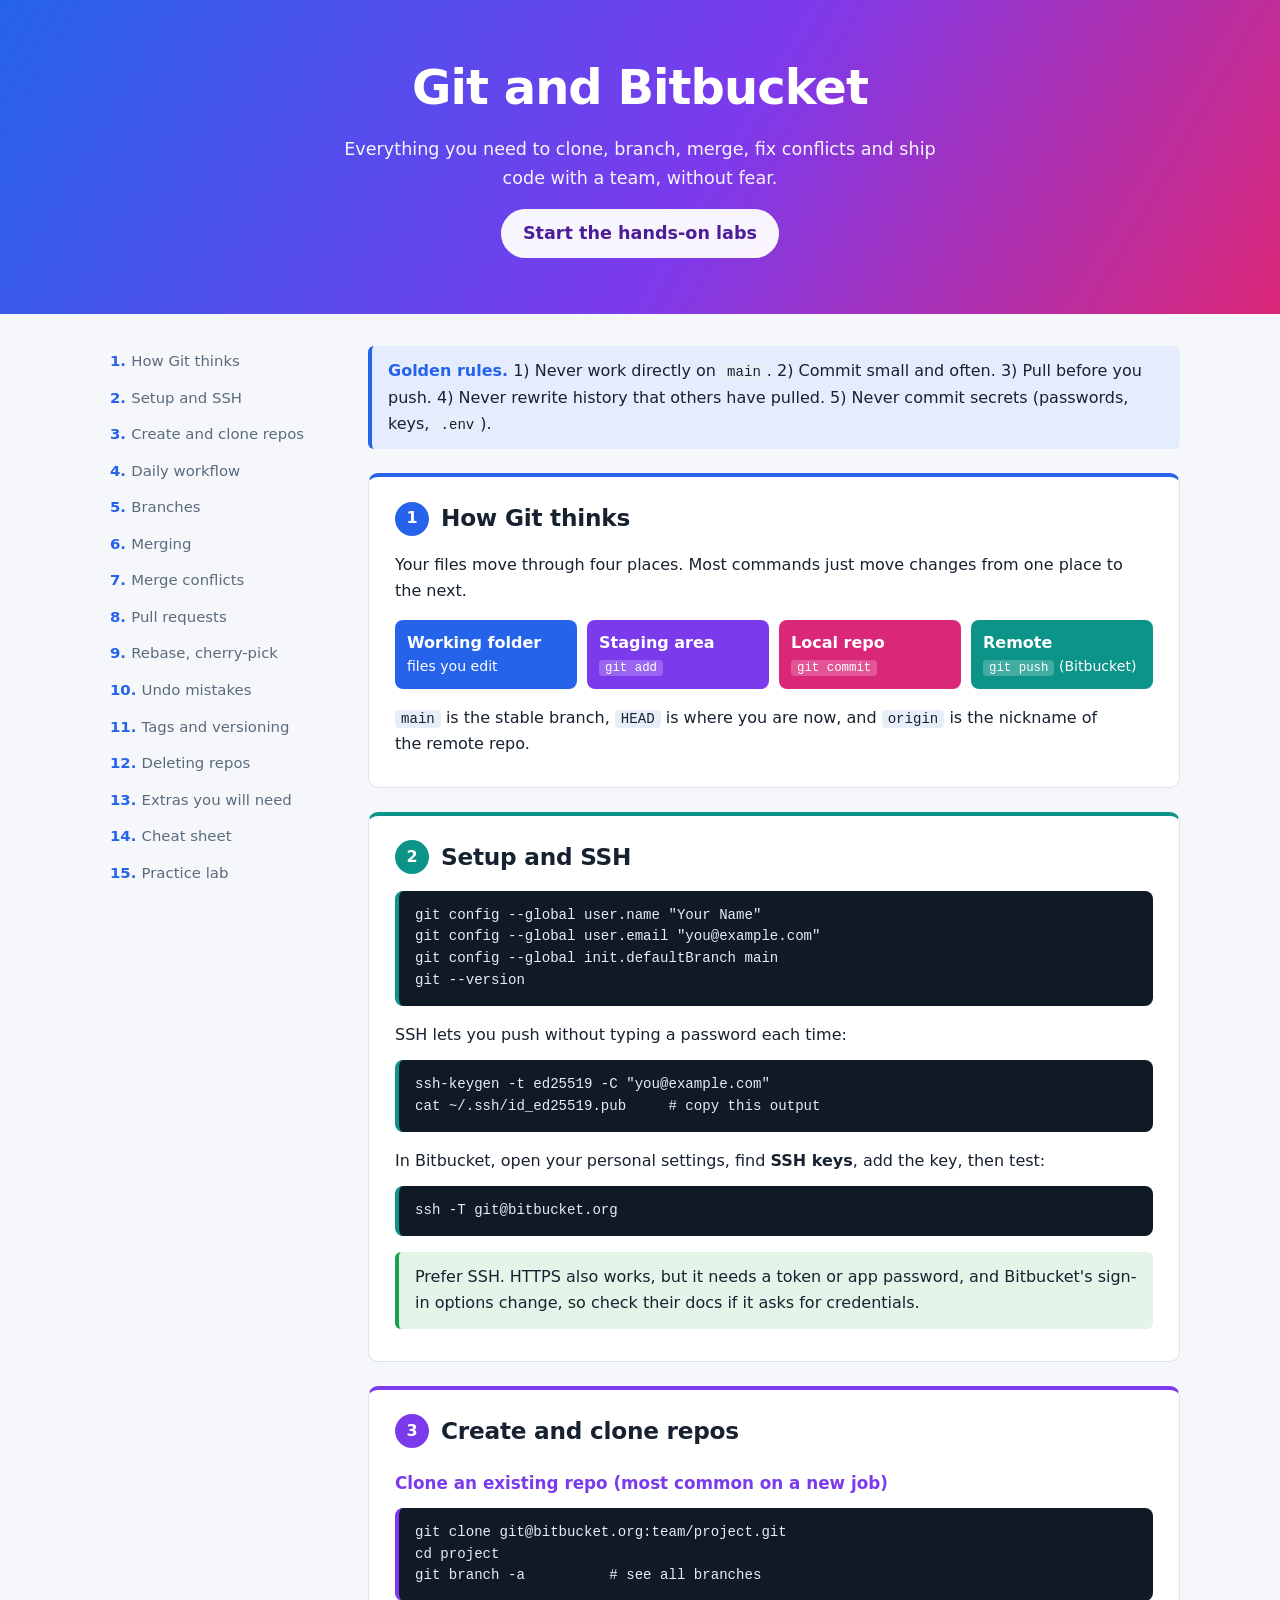
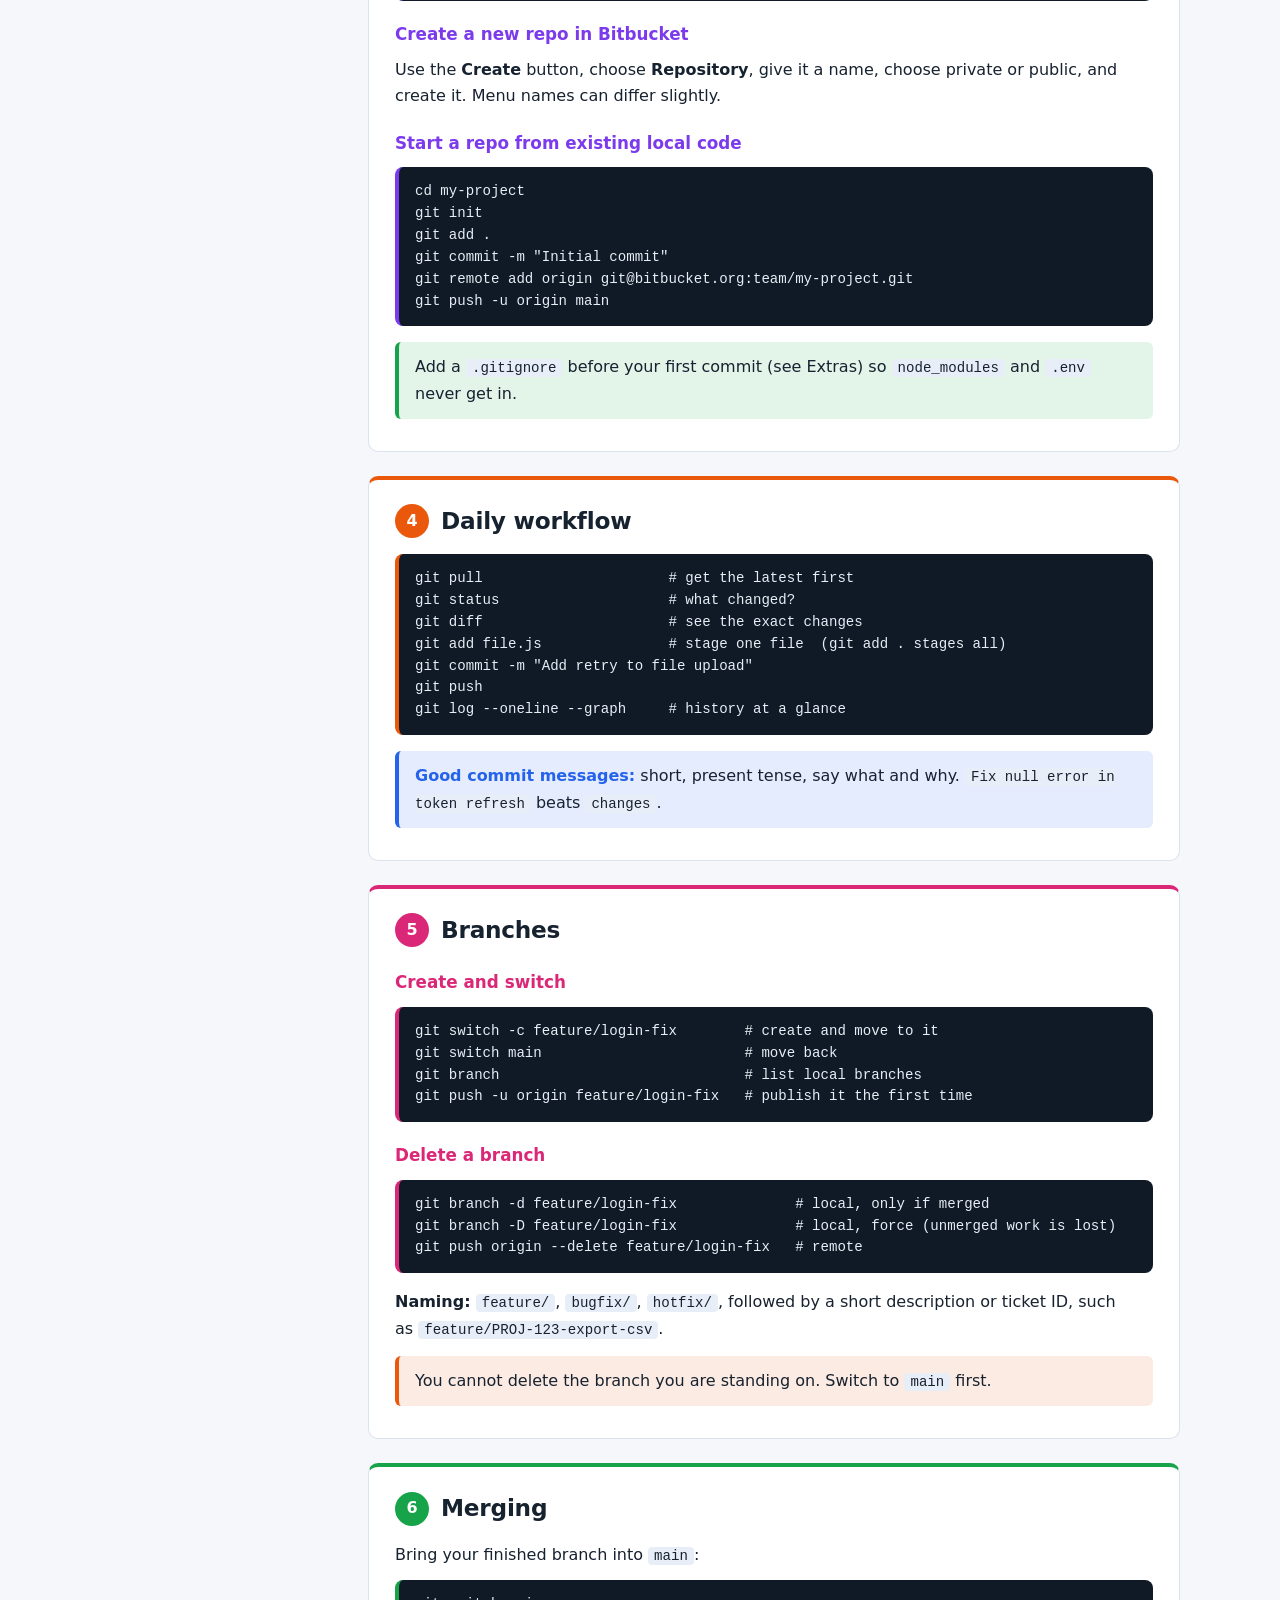
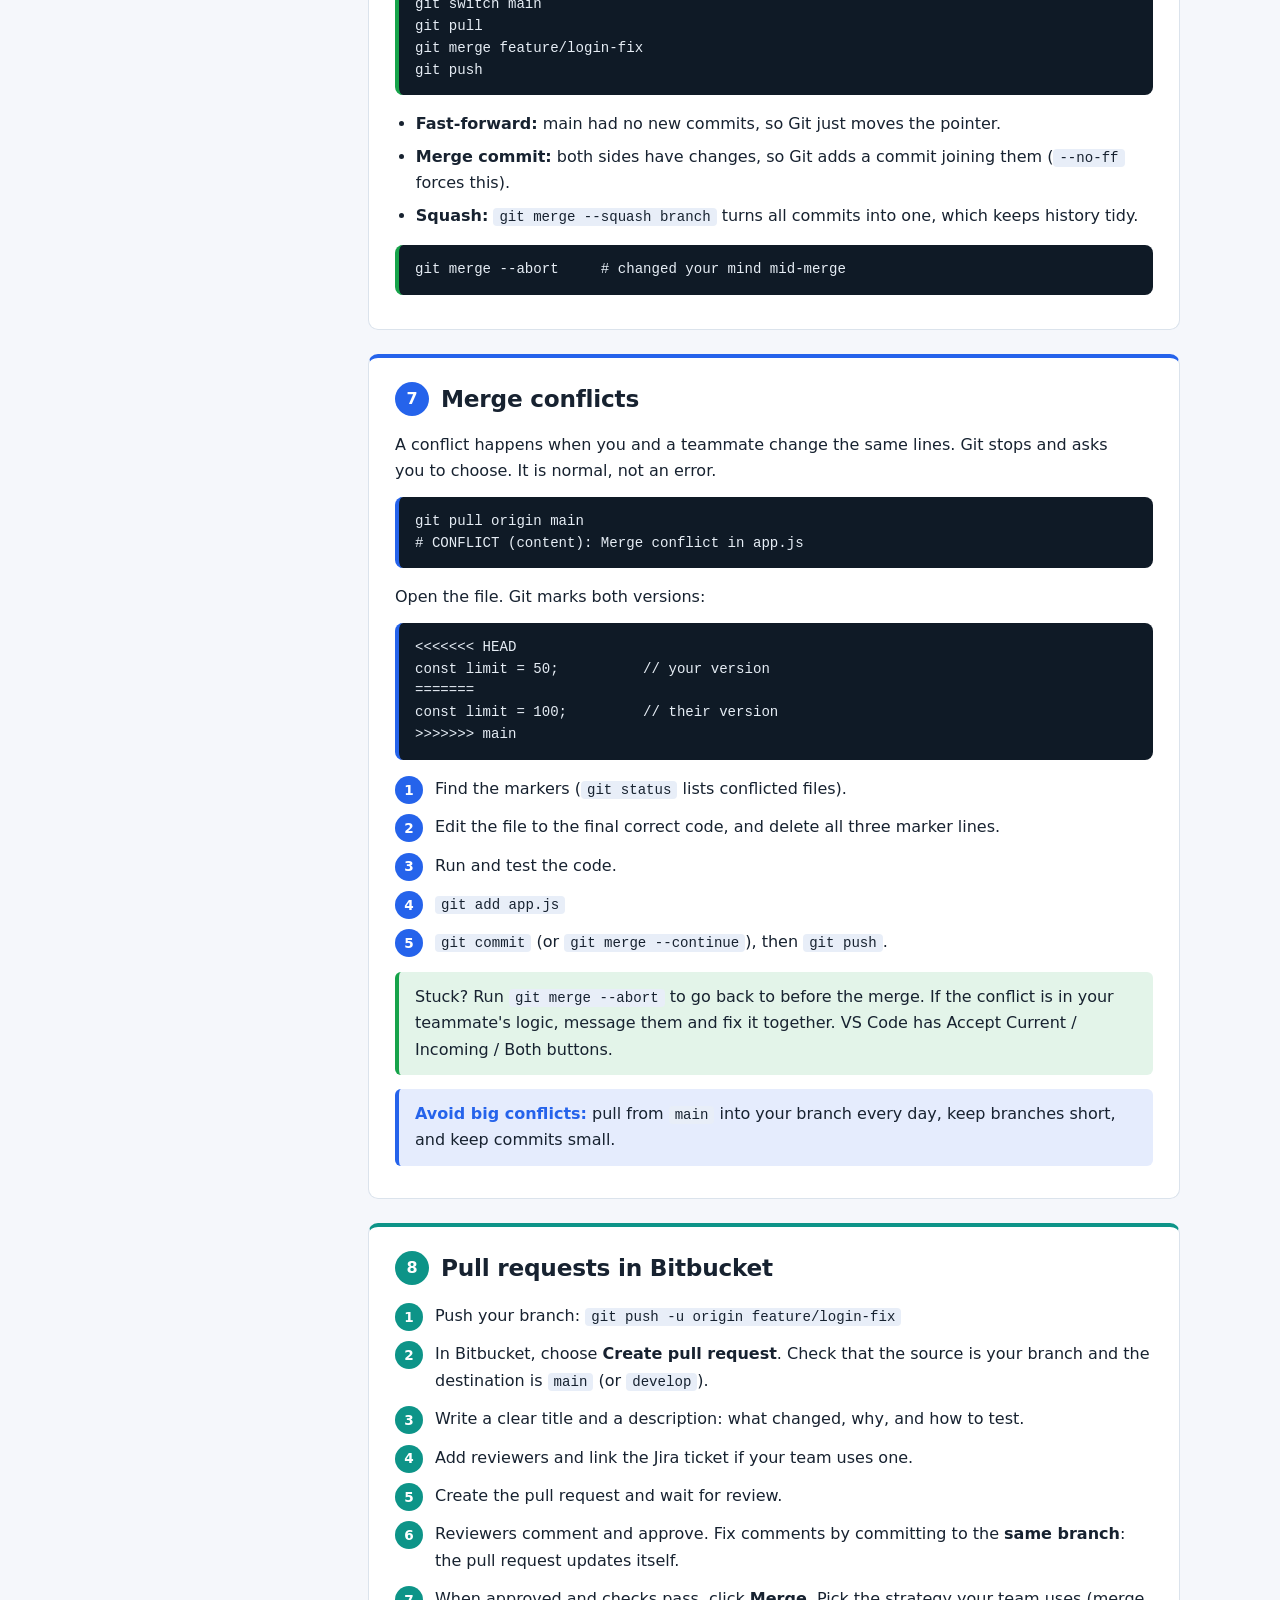
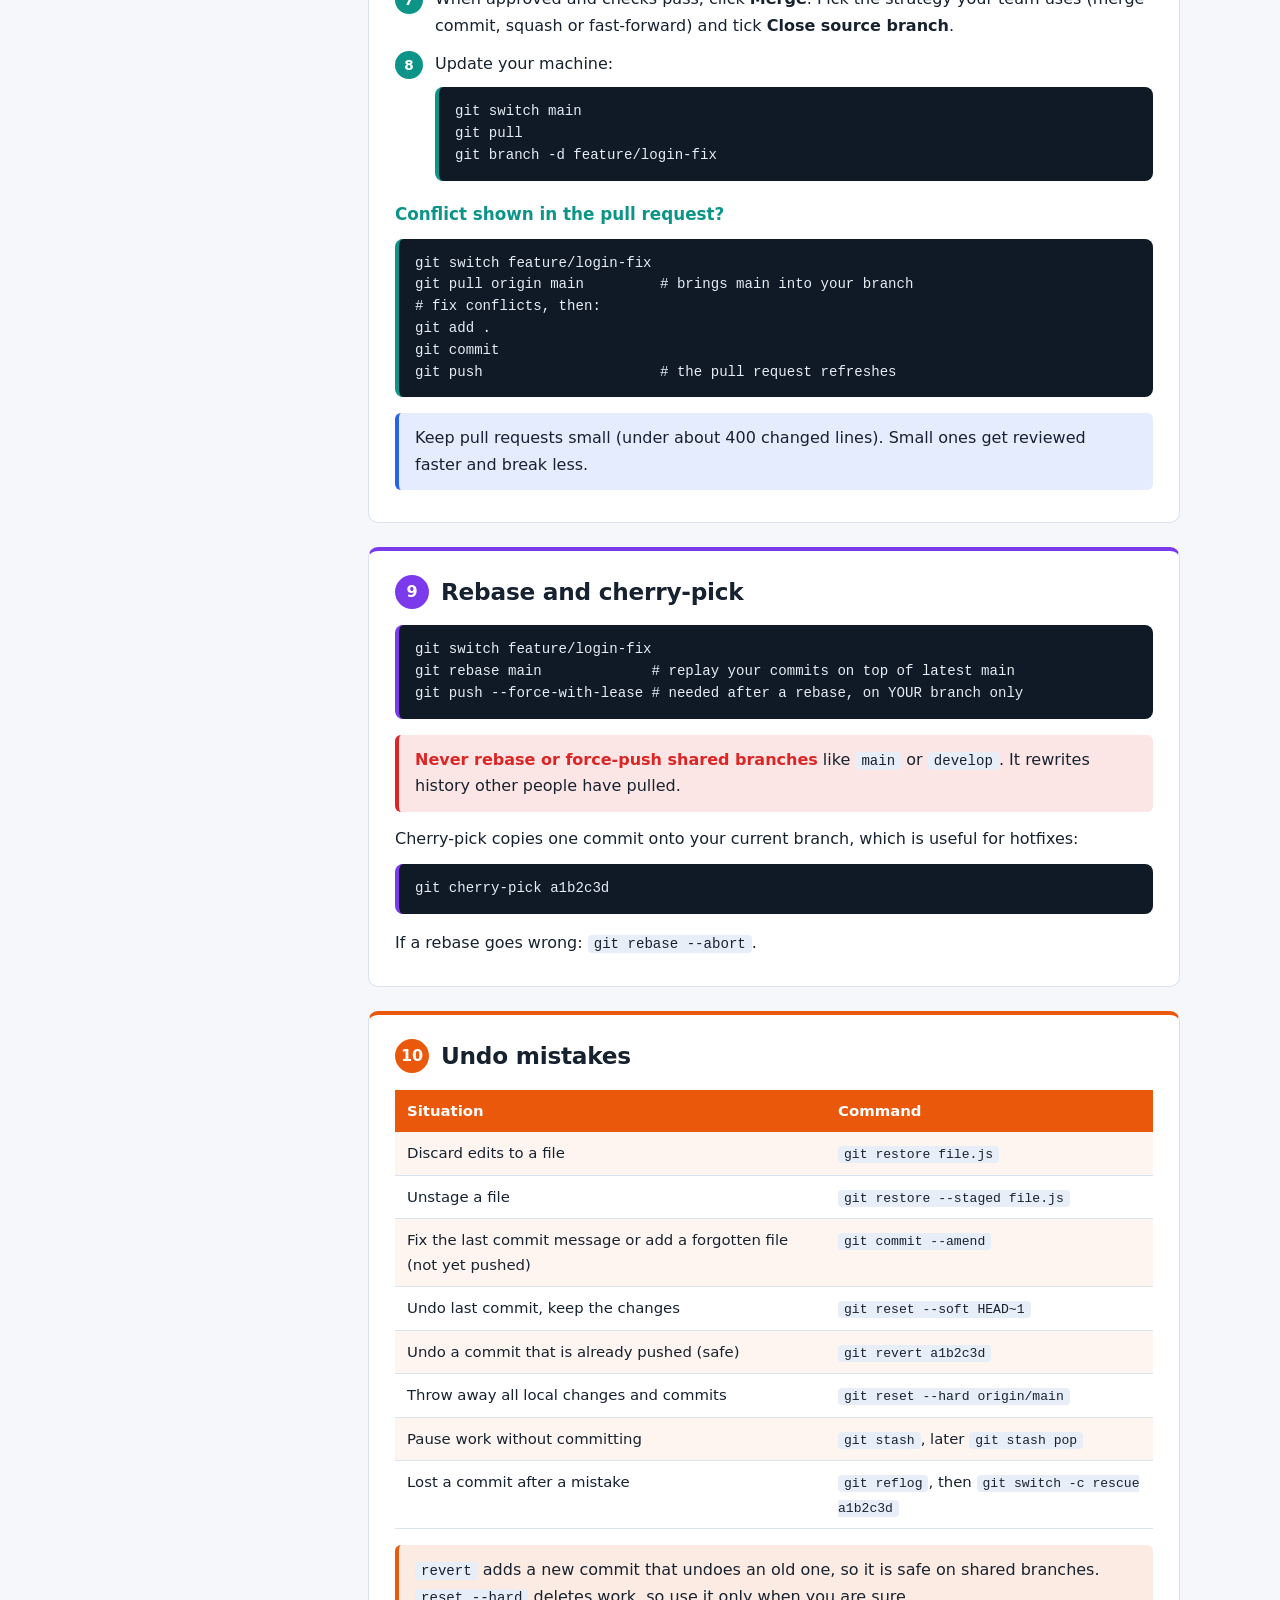
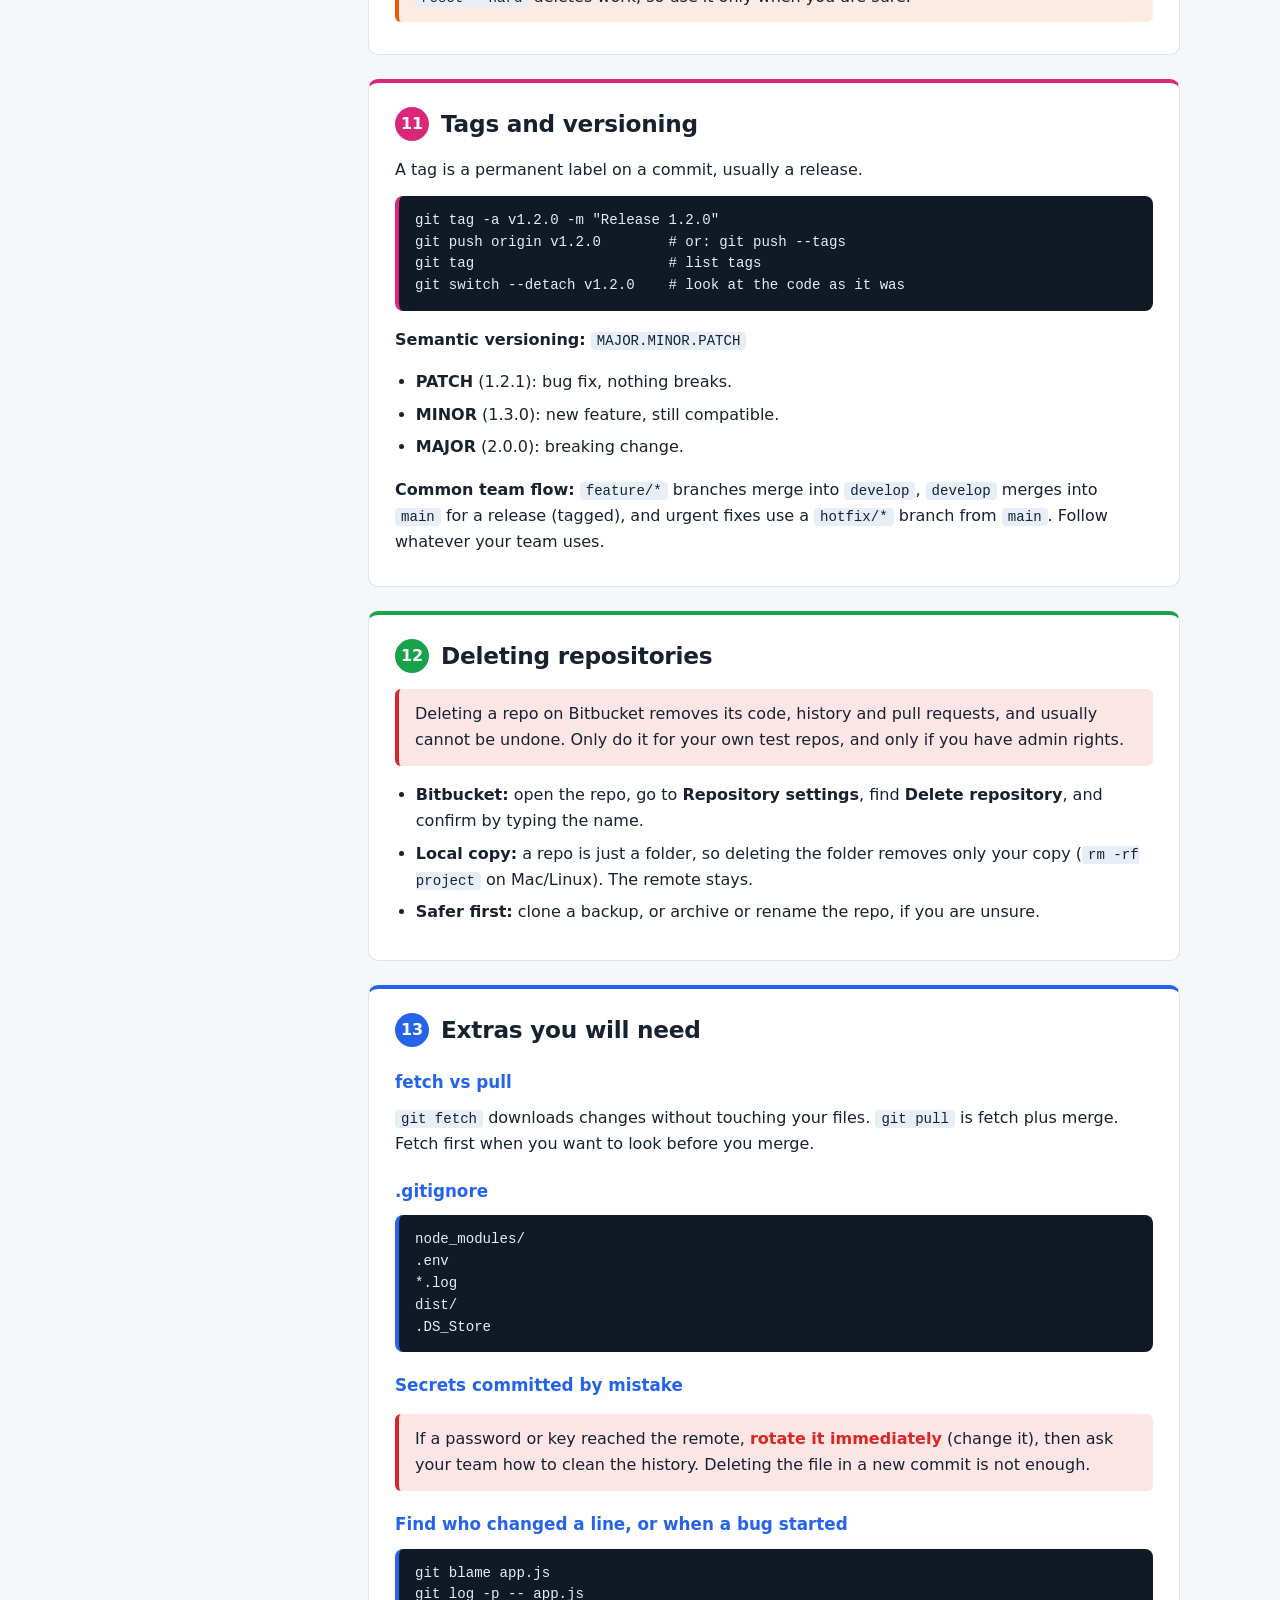
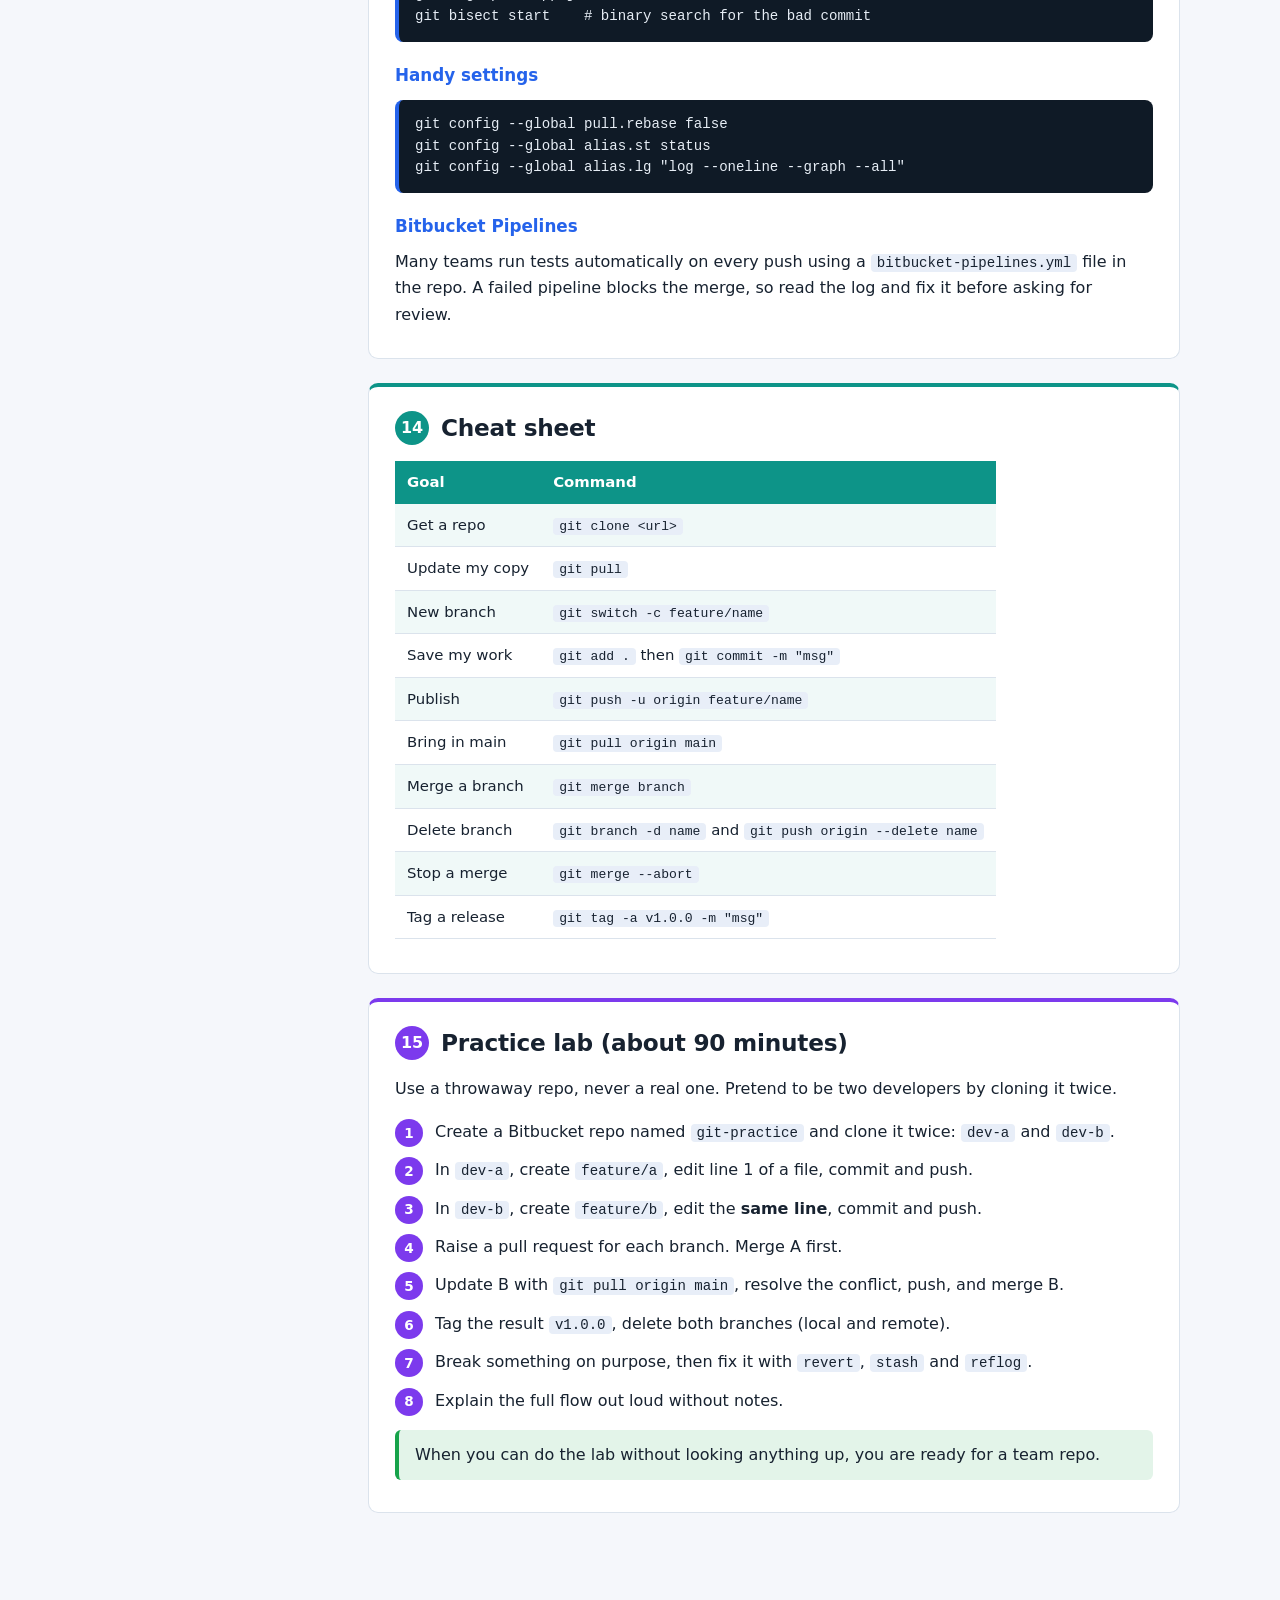
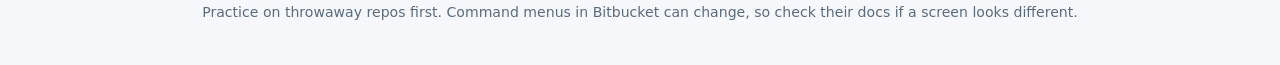
<file: index.html>
<!DOCTYPE html>
<html lang="en">
<head>
<meta charset="utf-8">
<meta name="viewport" content="width=device-width, initial-scale=1">
<title>Git and Bitbucket: The Working Developer's Guide</title>
<link rel="stylesheet" href="style.css">
</head>
<body>
<header class="hero">
  <h1>Git and Bitbucket</h1>
  <p>Everything you need to clone, branch, merge, fix conflicts and ship code with a team, without fear.</p>
  <p><a class="btn" href="labs.html">Start the hands-on labs</a></p>
</header>

<div class="layout">
<nav class="toc" aria-label="Chapters">
  <ol>
    <li><a href="#model">How Git thinks</a></li>
    <li><a href="#setup">Setup and SSH</a></li>
    <li><a href="#repos">Create and clone repos</a></li>
    <li><a href="#daily">Daily workflow</a></li>
    <li><a href="#branches">Branches</a></li>
    <li><a href="#merge">Merging</a></li>
    <li><a href="#conflicts">Merge conflicts</a></li>
    <li><a href="#pr">Pull requests</a></li>
    <li><a href="#rebase">Rebase, cherry-pick</a></li>
    <li><a href="#undo">Undo mistakes</a></li>
    <li><a href="#versions">Tags and versioning</a></li>
    <li><a href="#delete">Deleting repos</a></li>
    <li><a href="#extras">Extras you will need</a></li>
    <li><a href="#cheat">Cheat sheet</a></li>
    <li><a href="#lab">Practice lab</a></li>
  </ol>
</nav>

<main>
<aside class="note info"><b>Golden rules.</b> 1) Never work directly on <code>main</code>. 2) Commit small and often. 3) Pull before you push. 4) Never rewrite history that others have pulled. 5) Never commit secrets (passwords, keys, <code>.env</code>).</aside>

<section id="model" class="c1">
  <h2>How Git thinks</h2>
  <p>Your files move through four places. Most commands just move changes from one place to the next.</p>
  <ol class="flow">
    <li><b>Working folder</b>files you edit</li>
    <li><b>Staging area</b><code>git add</code></li>
    <li><b>Local repo</b><code>git commit</code></li>
    <li><b>Remote</b><code>git push</code> (Bitbucket)</li>
  </ol>
  <p><code>main</code> is the stable branch, <code>HEAD</code> is where you are now, and <code>origin</code> is the nickname of the remote repo.</p>
</section>

<section id="setup" class="c2">
  <h2>Setup and SSH</h2>
  <pre>git config --global user.name "Your Name"
git config --global user.email "you@example.com"
git config --global init.defaultBranch main
git --version</pre>
  <p>SSH lets you push without typing a password each time:</p>
  <pre>ssh-keygen -t ed25519 -C "you@example.com"
cat ~/.ssh/id_ed25519.pub     # copy this output</pre>
  <p>In Bitbucket, open your personal settings, find <b>SSH keys</b>, add the key, then test:</p>
  <pre>ssh -T git@bitbucket.org</pre>
  <aside class="note tip">Prefer SSH. HTTPS also works, but it needs a token or app password, and Bitbucket's sign-in options change, so check their docs if it asks for credentials.</aside>
</section>

<section id="repos" class="c3">
  <h2>Create and clone repos</h2>
  <h3>Clone an existing repo (most common on a new job)</h3>
  <pre>git clone git@bitbucket.org:team/project.git
cd project
git branch -a          # see all branches</pre>
  <h3>Create a new repo in Bitbucket</h3>
  <p>Use the <b>Create</b> button, choose <b>Repository</b>, give it a name, choose private or public, and create it. Menu names can differ slightly.</p>
  <h3>Start a repo from existing local code</h3>
  <pre>cd my-project
git init
git add .
git commit -m "Initial commit"
git remote add origin git@bitbucket.org:team/my-project.git
git push -u origin main</pre>
  <aside class="note tip">Add a <code>.gitignore</code> before your first commit (see Extras) so <code>node_modules</code> and <code>.env</code> never get in.</aside>
</section>

<section id="daily" class="c4">
  <h2>Daily workflow</h2>
  <pre>git pull                      # get the latest first
git status                    # what changed?
git diff                      # see the exact changes
git add file.js               # stage one file  (git add . stages all)
git commit -m "Add retry to file upload"
git push
git log --oneline --graph     # history at a glance</pre>
  <aside class="note info"><b>Good commit messages:</b> short, present tense, say what and why. <code>Fix null error in token refresh</code> beats <code>changes</code>.</aside>
</section>

<section id="branches" class="c5">
  <h2>Branches</h2>
  <h3>Create and switch</h3>
  <pre>git switch -c feature/login-fix        # create and move to it
git switch main                        # move back
git branch                             # list local branches
git push -u origin feature/login-fix   # publish it the first time</pre>
  <h3>Delete a branch</h3>
  <pre>git branch -d feature/login-fix              # local, only if merged
git branch -D feature/login-fix              # local, force (unmerged work is lost)
git push origin --delete feature/login-fix   # remote</pre>
  <p><b>Naming:</b> <code>feature/</code>, <code>bugfix/</code>, <code>hotfix/</code>, followed by a short description or ticket ID, such as <code>feature/PROJ-123-export-csv</code>.</p>
  <aside class="note warn">You cannot delete the branch you are standing on. Switch to <code>main</code> first.</aside>
</section>

<section id="merge" class="c6">
  <h2>Merging</h2>
  <p>Bring your finished branch into <code>main</code>:</p>
  <pre>git switch main
git pull
git merge feature/login-fix
git push</pre>
  <ul>
    <li><b>Fast-forward:</b> main had no new commits, so Git just moves the pointer.</li>
    <li><b>Merge commit:</b> both sides have changes, so Git adds a commit joining them (<code>--no-ff</code> forces this).</li>
    <li><b>Squash:</b> <code>git merge --squash branch</code> turns all commits into one, which keeps history tidy.</li>
  </ul>
  <pre>git merge --abort     # changed your mind mid-merge</pre>
</section>

<section id="conflicts" class="c1">
  <h2>Merge conflicts</h2>
  <p>A conflict happens when you and a teammate change the same lines. Git stops and asks you to choose. It is normal, not an error.</p>
  <pre>git pull origin main
# CONFLICT (content): Merge conflict in app.js</pre>
  <p>Open the file. Git marks both versions:</p>
  <pre>&lt;&lt;&lt;&lt;&lt;&lt;&lt; HEAD
const limit = 50;          // your version
=======
const limit = 100;         // their version
&gt;&gt;&gt;&gt;&gt;&gt;&gt; main</pre>
  <ol class="steps">
    <li>Find the markers (<code>git status</code> lists conflicted files).</li>
    <li>Edit the file to the final correct code, and delete all three marker lines.</li>
    <li>Run and test the code.</li>
    <li><code>git add app.js</code></li>
    <li><code>git commit</code> (or <code>git merge --continue</code>), then <code>git push</code>.</li>
  </ol>
  <aside class="note tip">Stuck? Run <code>git merge --abort</code> to go back to before the merge. If the conflict is in your teammate's logic, message them and fix it together. VS Code has Accept Current / Incoming / Both buttons.</aside>
  <aside class="note info"><b>Avoid big conflicts:</b> pull from <code>main</code> into your branch every day, keep branches short, and keep commits small.</aside>
</section>

<section id="pr" class="c2">
  <h2>Pull requests in Bitbucket</h2>
  <ol class="steps">
    <li>Push your branch: <code>git push -u origin feature/login-fix</code></li>
    <li>In Bitbucket, choose <b>Create pull request</b>. Check that the source is your branch and the destination is <code>main</code> (or <code>develop</code>).</li>
    <li>Write a clear title and a description: what changed, why, and how to test.</li>
    <li>Add reviewers and link the Jira ticket if your team uses one.</li>
    <li>Create the pull request and wait for review.</li>
    <li>Reviewers comment and approve. Fix comments by committing to the <b>same branch</b>: the pull request updates itself.</li>
    <li>When approved and checks pass, click <b>Merge</b>. Pick the strategy your team uses (merge commit, squash or fast-forward) and tick <b>Close source branch</b>.</li>
    <li>Update your machine:
<pre>git switch main
git pull
git branch -d feature/login-fix</pre></li>
  </ol>
  <h3>Conflict shown in the pull request?</h3>
  <pre>git switch feature/login-fix
git pull origin main         # brings main into your branch
# fix conflicts, then:
git add .
git commit
git push                     # the pull request refreshes</pre>
  <aside class="note info">Keep pull requests small (under about 400 changed lines). Small ones get reviewed faster and break less.</aside>
</section>

<section id="rebase" class="c3">
  <h2>Rebase and cherry-pick</h2>
  <pre>git switch feature/login-fix
git rebase main             # replay your commits on top of latest main
git push --force-with-lease # needed after a rebase, on YOUR branch only</pre>
  <aside class="note danger"><b>Never rebase or force-push shared branches</b> like <code>main</code> or <code>develop</code>. It rewrites history other people have pulled.</aside>
  <p>Cherry-pick copies one commit onto your current branch, which is useful for hotfixes:</p>
  <pre>git cherry-pick a1b2c3d</pre>
  <p>If a rebase goes wrong: <code>git rebase --abort</code>.</p>
</section>

<section id="undo" class="c4">
  <h2>Undo mistakes</h2>
  <table>
    <tr><th>Situation</th><th>Command</th></tr>
    <tr><td>Discard edits to a file</td><td><code>git restore file.js</code></td></tr>
    <tr><td>Unstage a file</td><td><code>git restore --staged file.js</code></td></tr>
    <tr><td>Fix the last commit message or add a forgotten file (not yet pushed)</td><td><code>git commit --amend</code></td></tr>
    <tr><td>Undo last commit, keep the changes</td><td><code>git reset --soft HEAD~1</code></td></tr>
    <tr><td>Undo a commit that is already pushed (safe)</td><td><code>git revert a1b2c3d</code></td></tr>
    <tr><td>Throw away all local changes and commits</td><td><code>git reset --hard origin/main</code></td></tr>
    <tr><td>Pause work without committing</td><td><code>git stash</code>, later <code>git stash pop</code></td></tr>
    <tr><td>Lost a commit after a mistake</td><td><code>git reflog</code>, then <code>git switch -c rescue a1b2c3d</code></td></tr>
  </table>
  <aside class="note warn"><code>revert</code> adds a new commit that undoes an old one, so it is safe on shared branches. <code>reset --hard</code> deletes work, so use it only when you are sure.</aside>
</section>

<section id="versions" class="c5">
  <h2>Tags and versioning</h2>
  <p>A tag is a permanent label on a commit, usually a release.</p>
  <pre>git tag -a v1.2.0 -m "Release 1.2.0"
git push origin v1.2.0        # or: git push --tags
git tag                       # list tags
git switch --detach v1.2.0    # look at the code as it was</pre>
  <p><b>Semantic versioning:</b> <code>MAJOR.MINOR.PATCH</code></p>
  <ul>
    <li><b>PATCH</b> (1.2.1): bug fix, nothing breaks.</li>
    <li><b>MINOR</b> (1.3.0): new feature, still compatible.</li>
    <li><b>MAJOR</b> (2.0.0): breaking change.</li>
  </ul>
  <p><b>Common team flow:</b> <code>feature/*</code> branches merge into <code>develop</code>, <code>develop</code> merges into <code>main</code> for a release (tagged), and urgent fixes use a <code>hotfix/*</code> branch from <code>main</code>. Follow whatever your team uses.</p>
</section>

<section id="delete" class="c6">
  <h2>Deleting repositories</h2>
  <aside class="note danger">Deleting a repo on Bitbucket removes its code, history and pull requests, and usually cannot be undone. Only do it for your own test repos, and only if you have admin rights.</aside>
  <ul>
    <li><b>Bitbucket:</b> open the repo, go to <b>Repository settings</b>, find <b>Delete repository</b>, and confirm by typing the name.</li>
    <li><b>Local copy:</b> a repo is just a folder, so deleting the folder removes only your copy (<code>rm -rf project</code> on Mac/Linux). The remote stays.</li>
    <li><b>Safer first:</b> clone a backup, or archive or rename the repo, if you are unsure.</li>
  </ul>
</section>

<section id="extras" class="c1">
  <h2>Extras you will need</h2>
  <h3>fetch vs pull</h3>
  <p><code>git fetch</code> downloads changes without touching your files. <code>git pull</code> is fetch plus merge. Fetch first when you want to look before you merge.</p>
  <h3>.gitignore</h3>
  <pre>node_modules/
.env
*.log
dist/
.DS_Store</pre>
  <h3>Secrets committed by mistake</h3>
  <aside class="note danger">If a password or key reached the remote, <b>rotate it immediately</b> (change it), then ask your team how to clean the history. Deleting the file in a new commit is not enough.</aside>
  <h3>Find who changed a line, or when a bug started</h3>
  <pre>git blame app.js
git log -p -- app.js
git bisect start    # binary search for the bad commit</pre>
  <h3>Handy settings</h3>
  <pre>git config --global pull.rebase false
git config --global alias.st status
git config --global alias.lg "log --oneline --graph --all"</pre>
  <h3>Bitbucket Pipelines</h3>
  <p>Many teams run tests automatically on every push using a <code>bitbucket-pipelines.yml</code> file in the repo. A failed pipeline blocks the merge, so read the log and fix it before asking for review.</p>
</section>

<section id="cheat" class="c2">
  <h2>Cheat sheet</h2>
  <table>
    <tr><th>Goal</th><th>Command</th></tr>
    <tr><td>Get a repo</td><td><code>git clone &lt;url&gt;</code></td></tr>
    <tr><td>Update my copy</td><td><code>git pull</code></td></tr>
    <tr><td>New branch</td><td><code>git switch -c feature/name</code></td></tr>
    <tr><td>Save my work</td><td><code>git add .</code> then <code>git commit -m "msg"</code></td></tr>
    <tr><td>Publish</td><td><code>git push -u origin feature/name</code></td></tr>
    <tr><td>Bring in main</td><td><code>git pull origin main</code></td></tr>
    <tr><td>Merge a branch</td><td><code>git merge branch</code></td></tr>
    <tr><td>Delete branch</td><td><code>git branch -d name</code> and <code>git push origin --delete name</code></td></tr>
    <tr><td>Stop a merge</td><td><code>git merge --abort</code></td></tr>
    <tr><td>Tag a release</td><td><code>git tag -a v1.0.0 -m "msg"</code></td></tr>
  </table>
</section>

<section id="lab" class="c3">
  <h2>Practice lab (about 90 minutes)</h2>
  <p>Use a throwaway repo, never a real one. Pretend to be two developers by cloning it twice.</p>
  <ol class="steps">
    <li>Create a Bitbucket repo named <code>git-practice</code> and clone it twice: <code>dev-a</code> and <code>dev-b</code>.</li>
    <li>In <code>dev-a</code>, create <code>feature/a</code>, edit line 1 of a file, commit and push.</li>
    <li>In <code>dev-b</code>, create <code>feature/b</code>, edit the <b>same line</b>, commit and push.</li>
    <li>Raise a pull request for each branch. Merge A first.</li>
    <li>Update B with <code>git pull origin main</code>, resolve the conflict, push, and merge B.</li>
    <li>Tag the result <code>v1.0.0</code>, delete both branches (local and remote).</li>
    <li>Break something on purpose, then fix it with <code>revert</code>, <code>stash</code> and <code>reflog</code>.</li>
    <li>Explain the full flow out loud without notes.</li>
  </ol>
  <aside class="note tip">When you can do the lab without looking anything up, you are ready for a team repo.</aside>
</section>
</main>
</div>
<footer>Practice on throwaway repos first. Command menus in Bitbucket can change, so check their docs if a screen looks different.</footer>
</body>
</html>
</file>
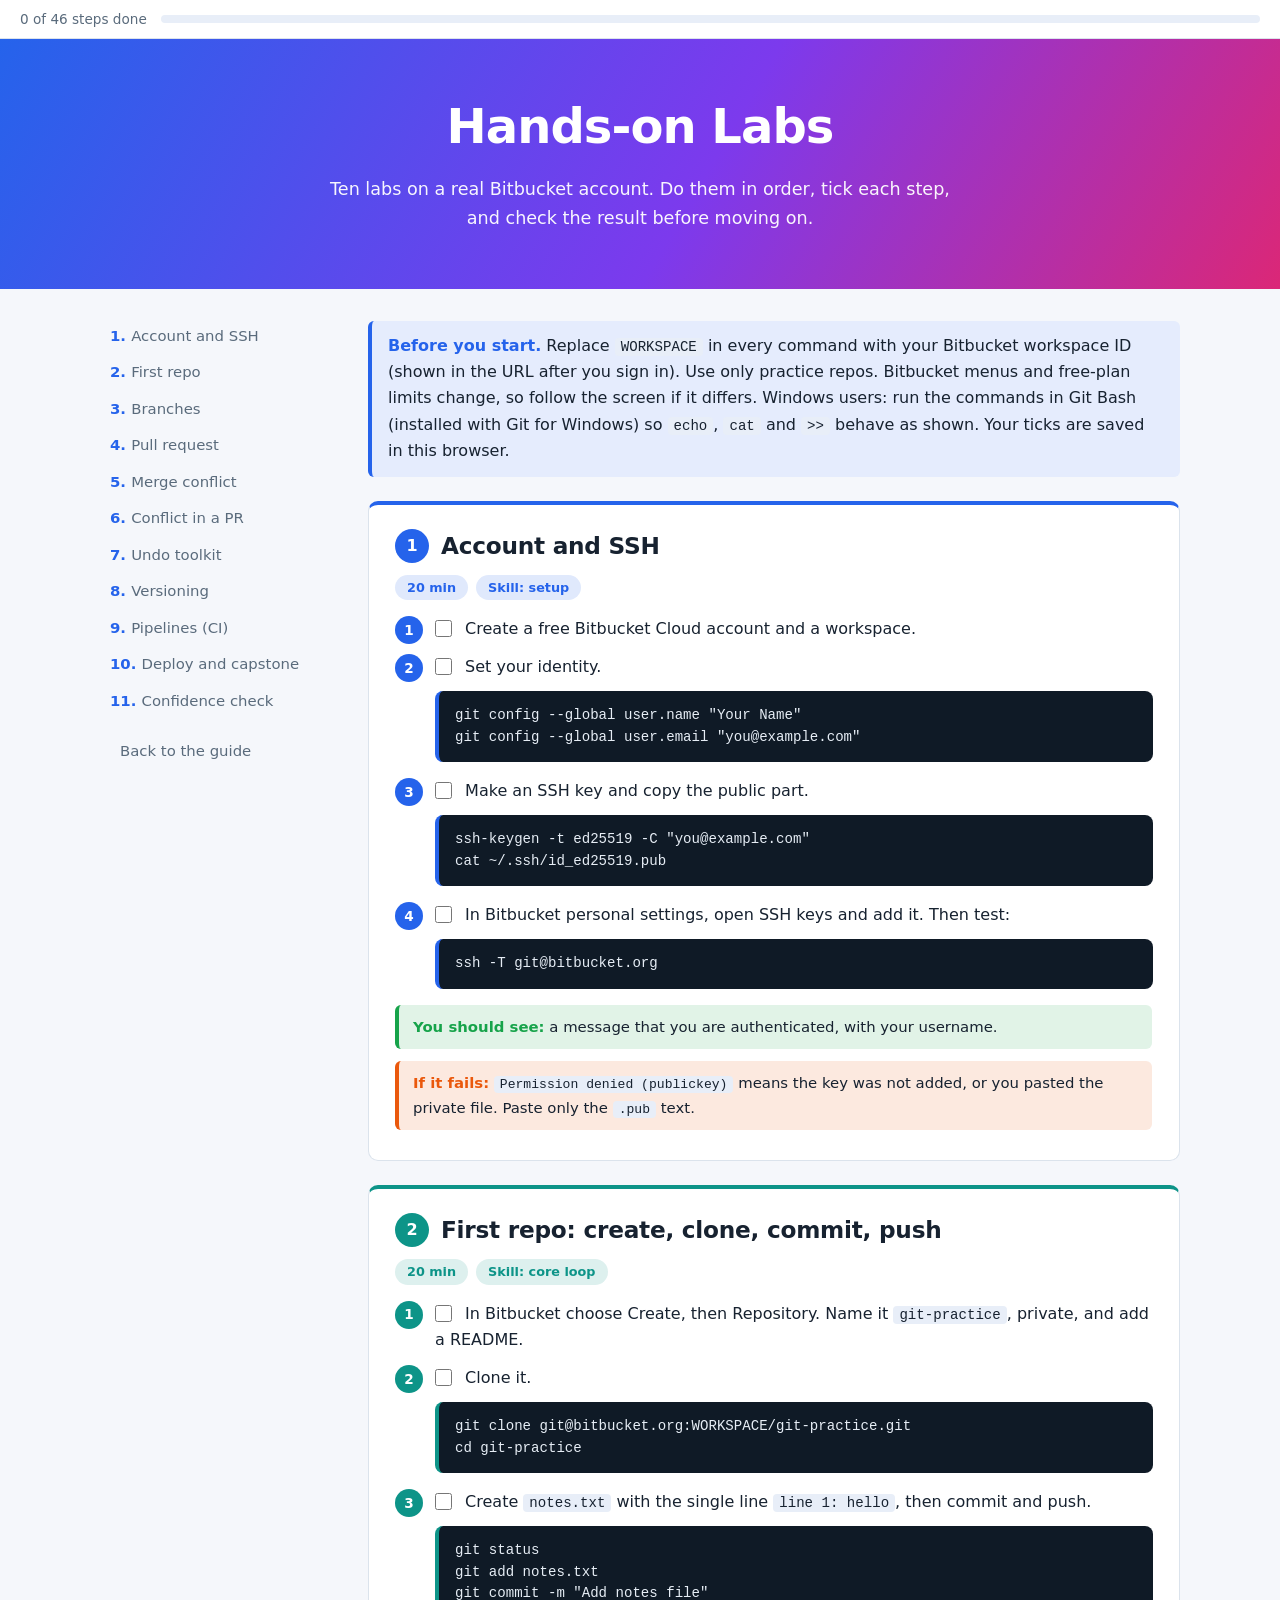
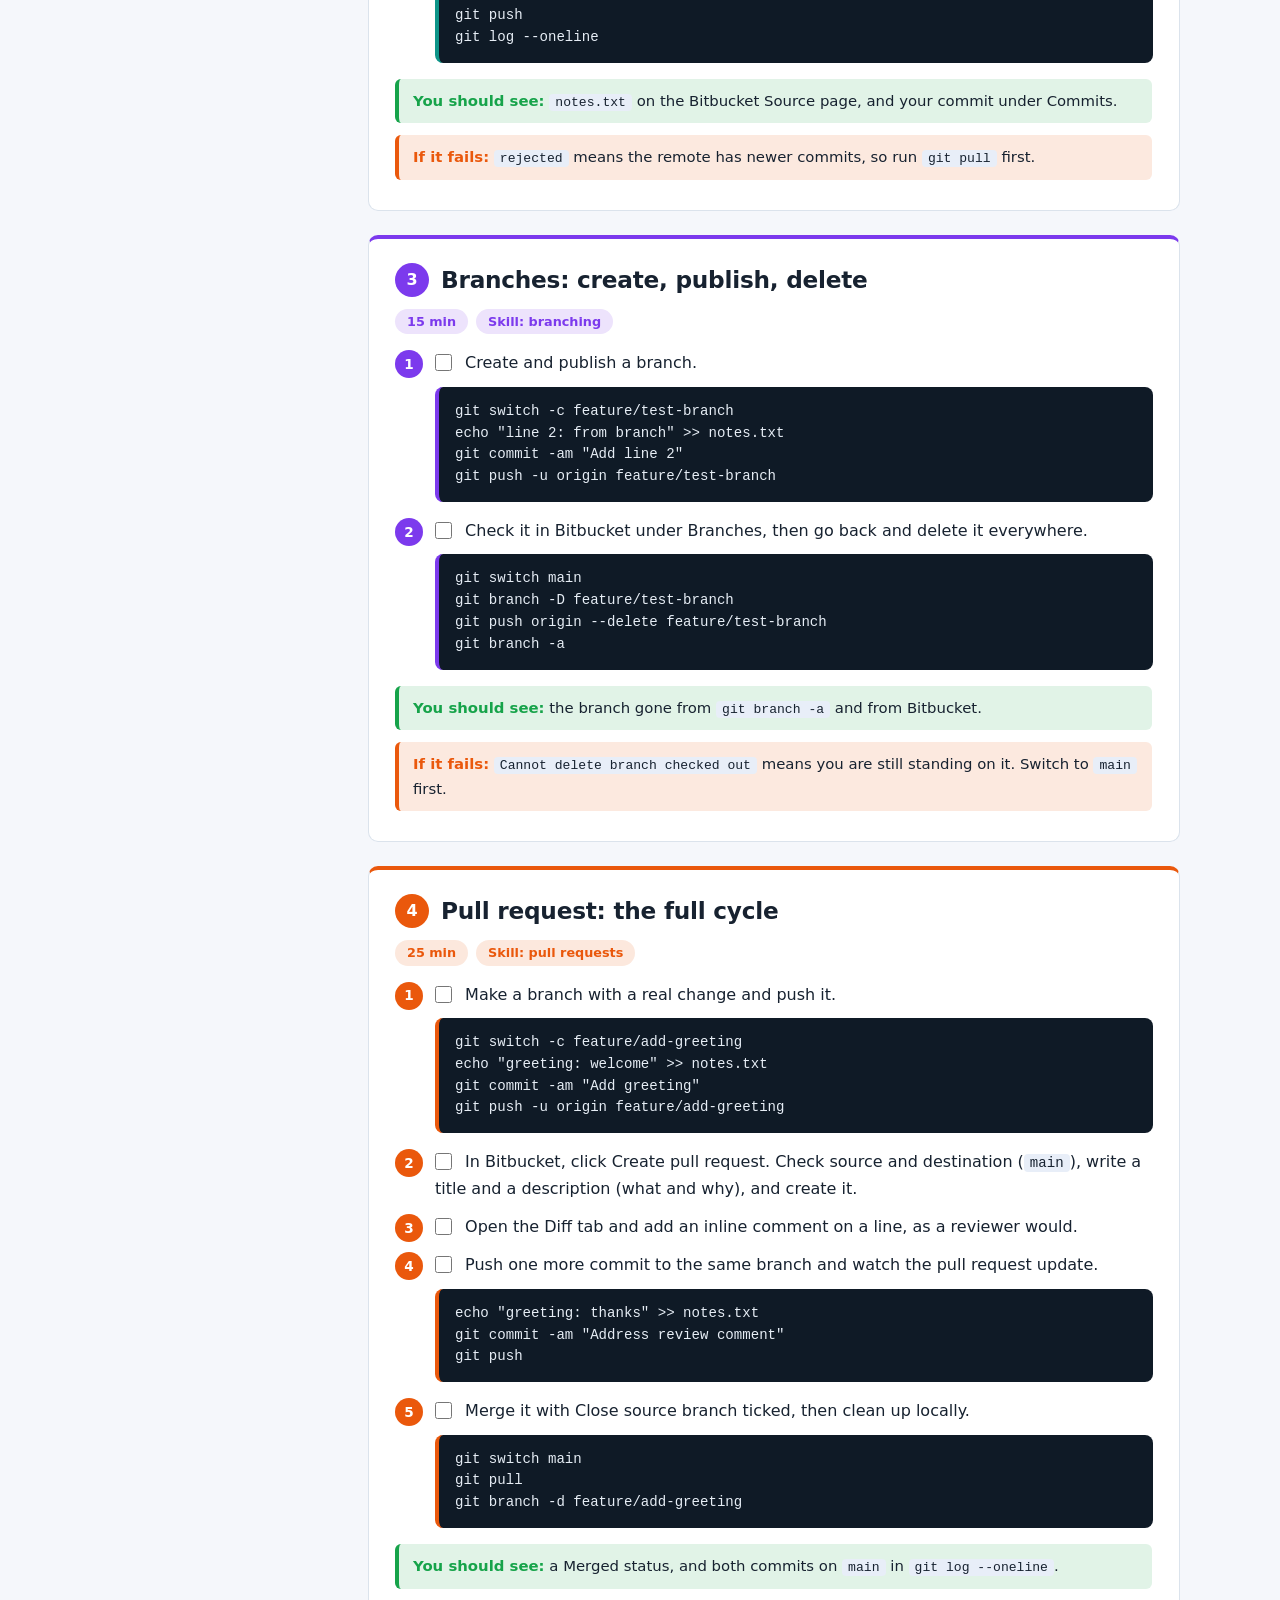
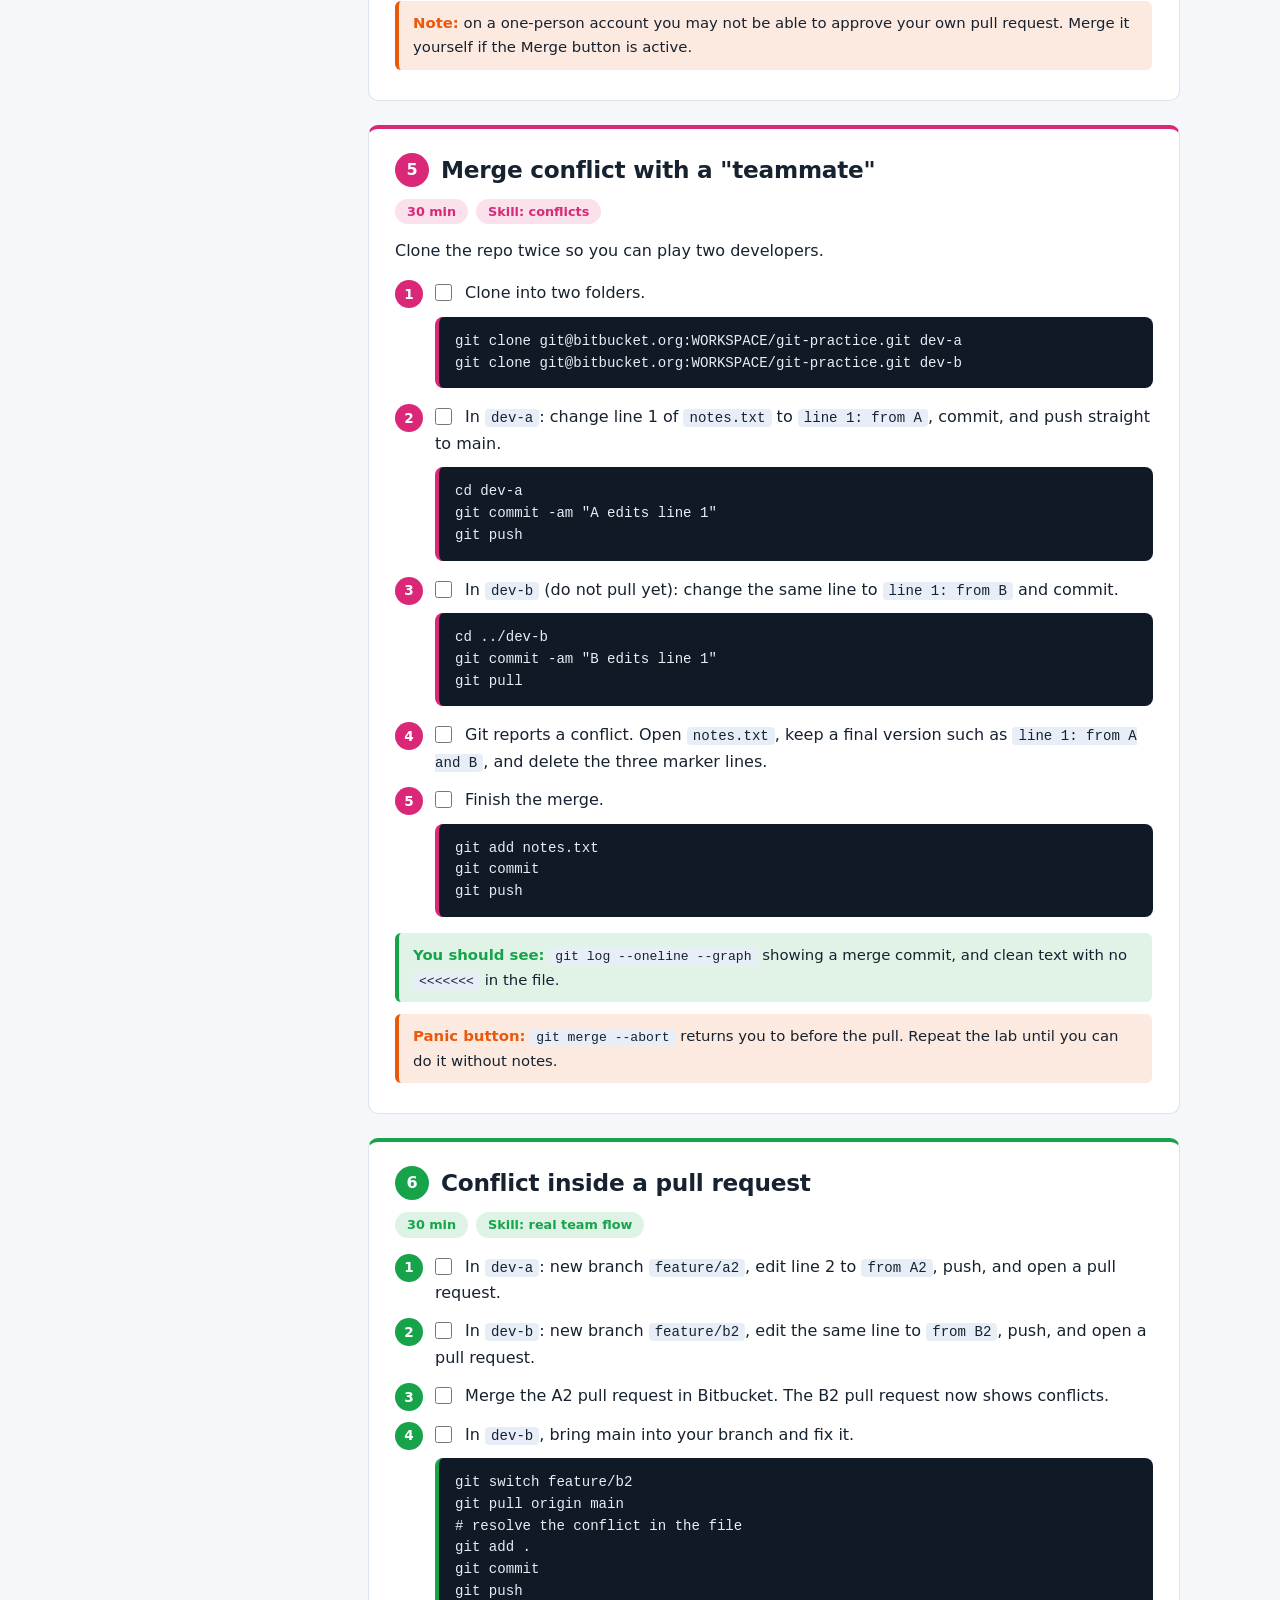
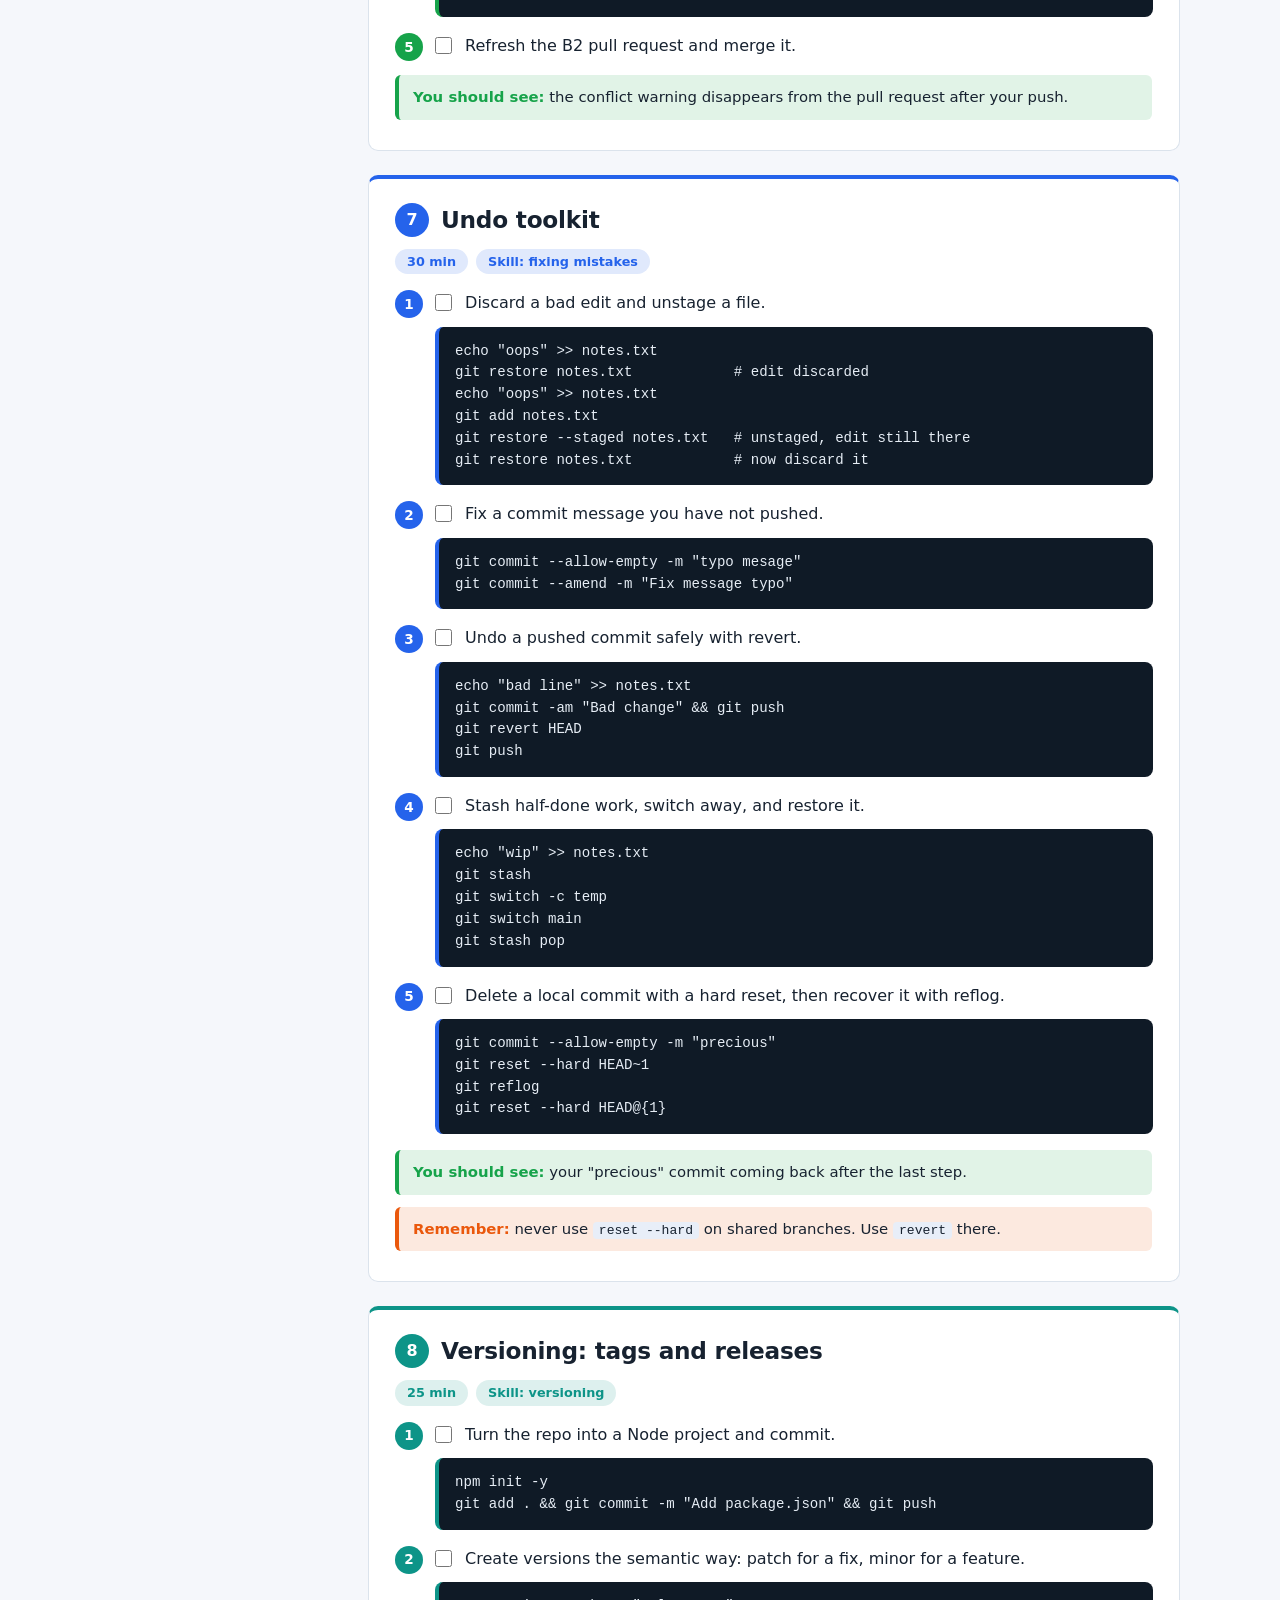
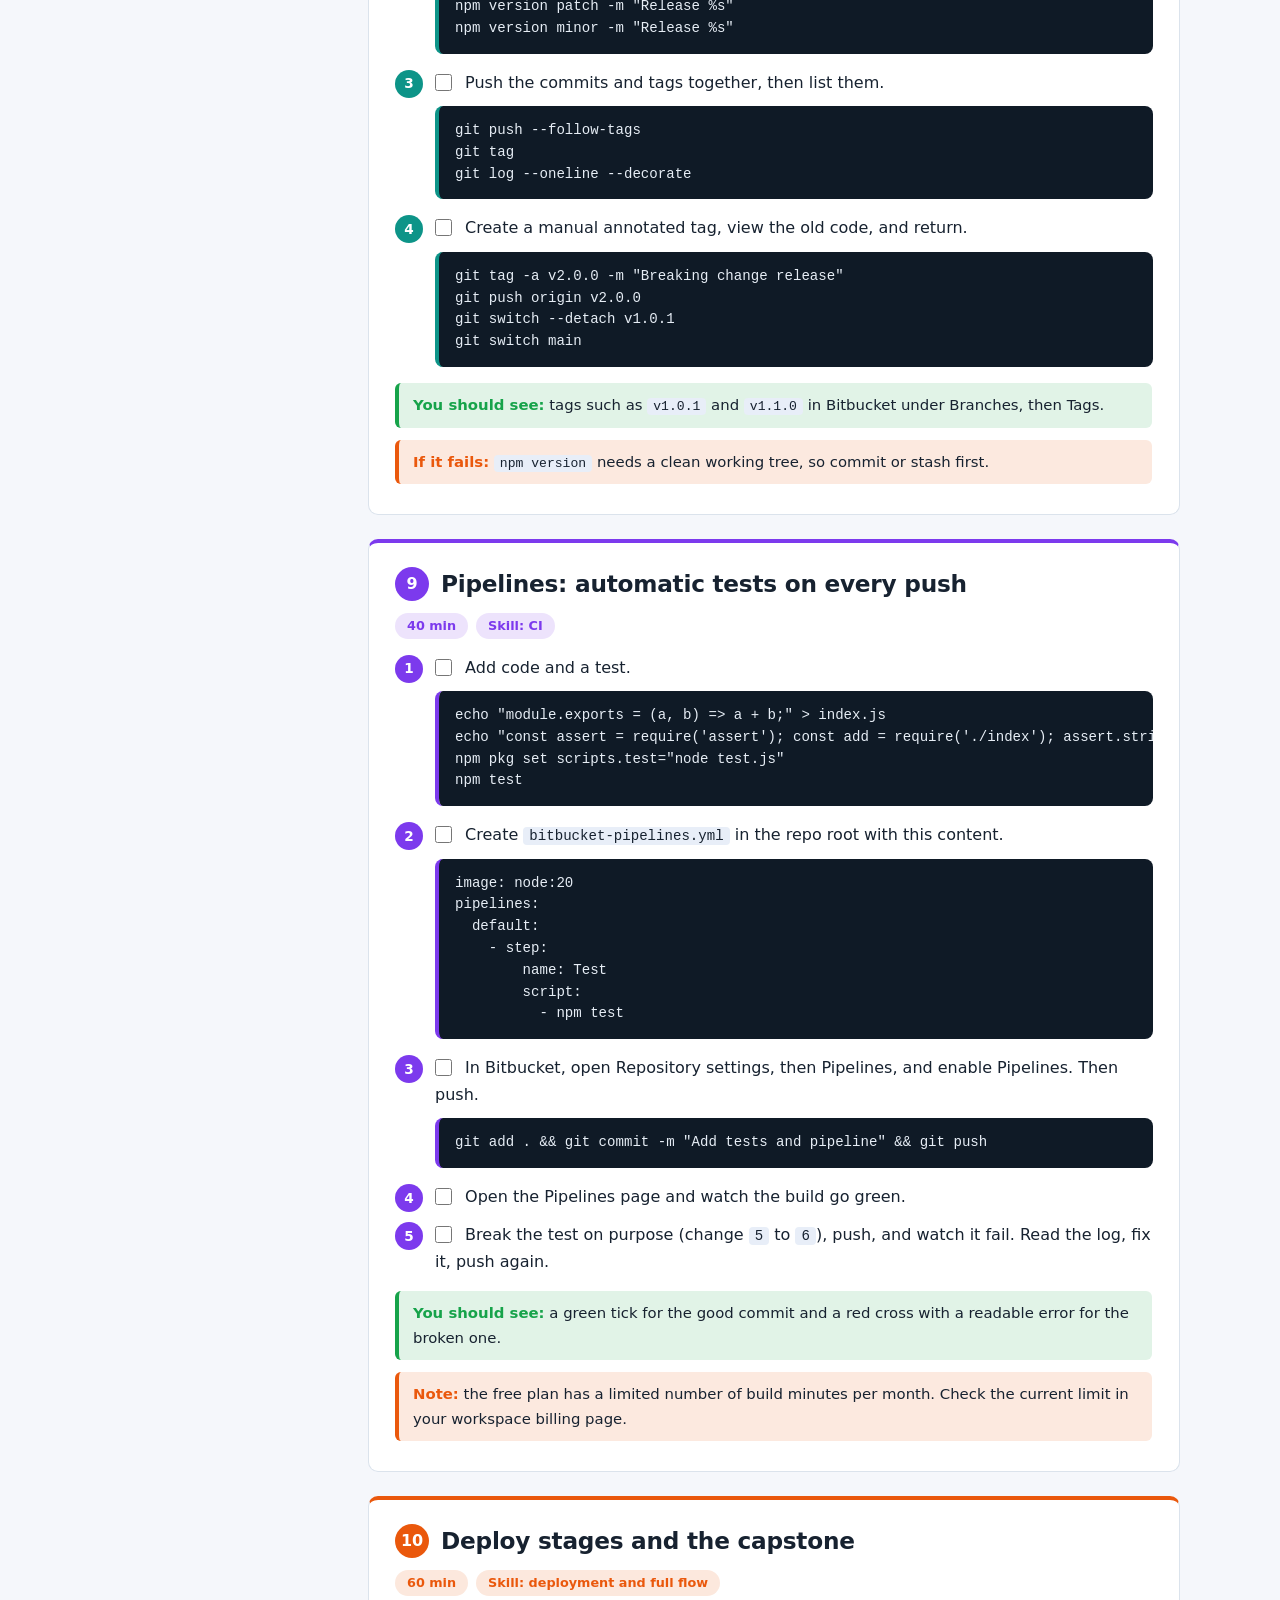
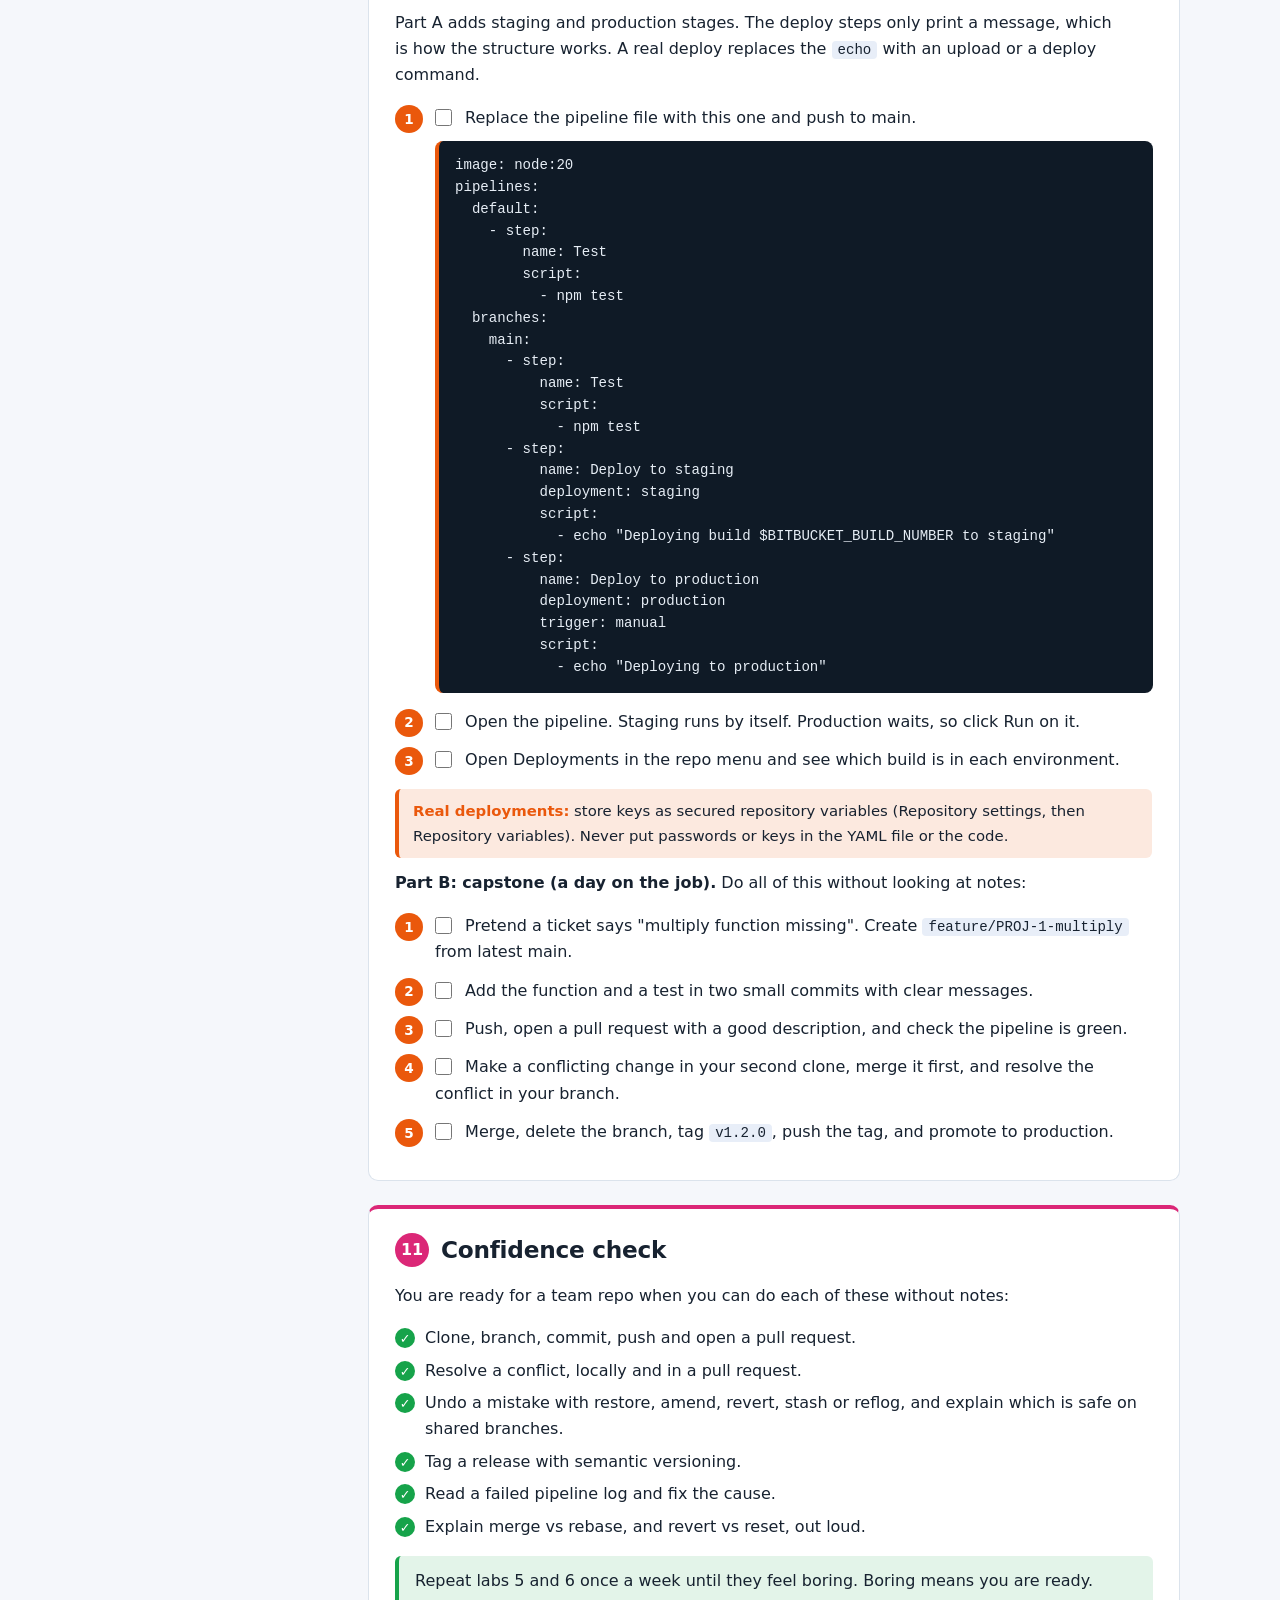
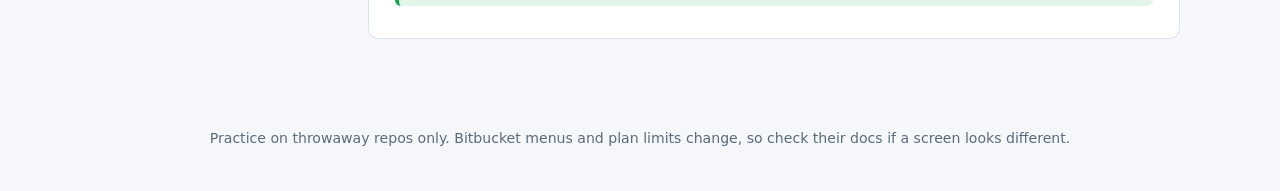
<file: labs.html>
<!DOCTYPE html>
<html lang="en">
<head>
<meta charset="utf-8">
<meta name="viewport" content="width=device-width, initial-scale=1">
<title>Git and Bitbucket: Hands-on Labs</title>
<link rel="stylesheet" href="style.css">
<link rel="stylesheet" href="labs.css">
</head>
<body>
<div class="prog"><span id="pc">0 steps done</span><div class="track"><div id="bar"></div></div></div>
<header class="hero">
  <h1>Hands-on Labs</h1>
  <p>Ten labs on a real Bitbucket account. Do them in order, tick each step, and check the result before moving on.</p>
</header>

<div class="layout">
<nav class="toc" aria-label="Labs">
  <ol>
    <li><a href="#l1">Account and SSH</a></li>
    <li><a href="#l2">First repo</a></li>
    <li><a href="#l3">Branches</a></li>
    <li><a href="#l4">Pull request</a></li>
    <li><a href="#l5">Merge conflict</a></li>
    <li><a href="#l6">Conflict in a PR</a></li>
    <li><a href="#l7">Undo toolkit</a></li>
    <li><a href="#l8">Versioning</a></li>
    <li><a href="#l9">Pipelines (CI)</a></li>
    <li><a href="#l10">Deploy and capstone</a></li>
    <li><a href="#done">Confidence check</a></li>
  </ol>
  <p class="back"><a href="index.html">Back to the guide</a></p>
</nav>

<main>
<aside class="note info"><b>Before you start.</b> Replace <code>WORKSPACE</code> in every command with your Bitbucket workspace ID (shown in the URL after you sign in). Use only practice repos. Bitbucket menus and free-plan limits change, so follow the screen if it differs. Windows users: run the commands in Git Bash (installed with Git for Windows) so <code>echo</code>, <code>cat</code> and <code>&gt;&gt;</code> behave as shown. Your ticks are saved in this browser.</aside>

<section id="l1" class="lab c1">
  <h2>Account and SSH</h2>
  <p class="meta"><span>20 min</span><span>Skill: setup</span></p>
  <ol class="steps">
    <li><label><input type="checkbox"> Create a free Bitbucket Cloud account and a workspace.</label></li>
    <li><label><input type="checkbox"> Set your identity.</label>
<pre>git config --global user.name "Your Name"
git config --global user.email "you@example.com"</pre></li>
    <li><label><input type="checkbox"> Make an SSH key and copy the public part.</label>
<pre>ssh-keygen -t ed25519 -C "you@example.com"
cat ~/.ssh/id_ed25519.pub</pre></li>
    <li><label><input type="checkbox"> In Bitbucket personal settings, open SSH keys and add it. Then test:</label>
<pre>ssh -T git@bitbucket.org</pre></li>
  </ol>
  <div class="see"><b>You should see:</b> a message that you are authenticated, with your username.</div>
  <div class="fix"><b>If it fails:</b> <code>Permission denied (publickey)</code> means the key was not added, or you pasted the private file. Paste only the <code>.pub</code> text.</div>
</section>

<section id="l2" class="lab c2">
  <h2>First repo: create, clone, commit, push</h2>
  <p class="meta"><span>20 min</span><span>Skill: core loop</span></p>
  <ol class="steps">
    <li><label><input type="checkbox"> In Bitbucket choose Create, then Repository. Name it <code>git-practice</code>, private, and add a README.</label></li>
    <li><label><input type="checkbox"> Clone it.</label>
<pre>git clone git@bitbucket.org:WORKSPACE/git-practice.git
cd git-practice</pre></li>
    <li><label><input type="checkbox"> Create <code>notes.txt</code> with the single line <code>line 1: hello</code>, then commit and push.</label>
<pre>git status
git add notes.txt
git commit -m "Add notes file"
git push
git log --oneline</pre></li>
  </ol>
  <div class="see"><b>You should see:</b> <code>notes.txt</code> on the Bitbucket Source page, and your commit under Commits.</div>
  <div class="fix"><b>If it fails:</b> <code>rejected</code> means the remote has newer commits, so run <code>git pull</code> first.</div>
</section>

<section id="l3" class="lab c3">
  <h2>Branches: create, publish, delete</h2>
  <p class="meta"><span>15 min</span><span>Skill: branching</span></p>
  <ol class="steps">
    <li><label><input type="checkbox"> Create and publish a branch.</label>
<pre>git switch -c feature/test-branch
echo "line 2: from branch" >> notes.txt
git commit -am "Add line 2"
git push -u origin feature/test-branch</pre></li>
    <li><label><input type="checkbox"> Check it in Bitbucket under Branches, then go back and delete it everywhere.</label>
<pre>git switch main
git branch -D feature/test-branch
git push origin --delete feature/test-branch
git branch -a</pre></li>
  </ol>
  <div class="see"><b>You should see:</b> the branch gone from <code>git branch -a</code> and from Bitbucket.</div>
  <div class="fix"><b>If it fails:</b> <code>Cannot delete branch checked out</code> means you are still standing on it. Switch to <code>main</code> first.</div>
</section>

<section id="l4" class="lab c4">
  <h2>Pull request: the full cycle</h2>
  <p class="meta"><span>25 min</span><span>Skill: pull requests</span></p>
  <ol class="steps">
    <li><label><input type="checkbox"> Make a branch with a real change and push it.</label>
<pre>git switch -c feature/add-greeting
echo "greeting: welcome" >> notes.txt
git commit -am "Add greeting"
git push -u origin feature/add-greeting</pre></li>
    <li><label><input type="checkbox"> In Bitbucket, click Create pull request. Check source and destination (<code>main</code>), write a title and a description (what and why), and create it.</label></li>
    <li><label><input type="checkbox"> Open the Diff tab and add an inline comment on a line, as a reviewer would.</label></li>
    <li><label><input type="checkbox"> Push one more commit to the same branch and watch the pull request update.</label>
<pre>echo "greeting: thanks" >> notes.txt
git commit -am "Address review comment"
git push</pre></li>
    <li><label><input type="checkbox"> Merge it with Close source branch ticked, then clean up locally.</label>
<pre>git switch main
git pull
git branch -d feature/add-greeting</pre></li>
  </ol>
  <div class="see"><b>You should see:</b> a Merged status, and both commits on <code>main</code> in <code>git log --oneline</code>.</div>
  <div class="fix"><b>Note:</b> on a one-person account you may not be able to approve your own pull request. Merge it yourself if the Merge button is active.</div>
</section>

<section id="l5" class="lab c5">
  <h2>Merge conflict with a "teammate"</h2>
  <p class="meta"><span>30 min</span><span>Skill: conflicts</span></p>
  <p>Clone the repo twice so you can play two developers.</p>
  <ol class="steps">
    <li><label><input type="checkbox"> Clone into two folders.</label>
<pre>git clone git@bitbucket.org:WORKSPACE/git-practice.git dev-a
git clone git@bitbucket.org:WORKSPACE/git-practice.git dev-b</pre></li>
    <li><label><input type="checkbox"> In <code>dev-a</code>: change line 1 of <code>notes.txt</code> to <code>line 1: from A</code>, commit, and push straight to main.</label>
<pre>cd dev-a
git commit -am "A edits line 1"
git push</pre></li>
    <li><label><input type="checkbox"> In <code>dev-b</code> (do not pull yet): change the same line to <code>line 1: from B</code> and commit.</label>
<pre>cd ../dev-b
git commit -am "B edits line 1"
git pull</pre></li>
    <li><label><input type="checkbox"> Git reports a conflict. Open <code>notes.txt</code>, keep a final version such as <code>line 1: from A and B</code>, and delete the three marker lines.</label></li>
    <li><label><input type="checkbox"> Finish the merge.</label>
<pre>git add notes.txt
git commit
git push</pre></li>
  </ol>
  <div class="see"><b>You should see:</b> <code>git log --oneline --graph</code> showing a merge commit, and clean text with no <code>&lt;&lt;&lt;&lt;&lt;&lt;&lt;</code> in the file.</div>
  <div class="fix"><b>Panic button:</b> <code>git merge --abort</code> returns you to before the pull. Repeat the lab until you can do it without notes.</div>
</section>

<section id="l6" class="lab c6">
  <h2>Conflict inside a pull request</h2>
  <p class="meta"><span>30 min</span><span>Skill: real team flow</span></p>
  <ol class="steps">
    <li><label><input type="checkbox"> In <code>dev-a</code>: new branch <code>feature/a2</code>, edit line 2 to <code>from A2</code>, push, and open a pull request.</label></li>
    <li><label><input type="checkbox"> In <code>dev-b</code>: new branch <code>feature/b2</code>, edit the same line to <code>from B2</code>, push, and open a pull request.</label></li>
    <li><label><input type="checkbox"> Merge the A2 pull request in Bitbucket. The B2 pull request now shows conflicts.</label></li>
    <li><label><input type="checkbox"> In <code>dev-b</code>, bring main into your branch and fix it.</label>
<pre>git switch feature/b2
git pull origin main
# resolve the conflict in the file
git add .
git commit
git push</pre></li>
    <li><label><input type="checkbox"> Refresh the B2 pull request and merge it.</label></li>
  </ol>
  <div class="see"><b>You should see:</b> the conflict warning disappears from the pull request after your push.</div>
</section>

<section id="l7" class="lab c1">
  <h2>Undo toolkit</h2>
  <p class="meta"><span>30 min</span><span>Skill: fixing mistakes</span></p>
  <ol class="steps">
    <li><label><input type="checkbox"> Discard a bad edit and unstage a file.</label>
<pre>echo "oops" >> notes.txt
git restore notes.txt            # edit discarded
echo "oops" >> notes.txt
git add notes.txt
git restore --staged notes.txt   # unstaged, edit still there
git restore notes.txt            # now discard it</pre></li>
    <li><label><input type="checkbox"> Fix a commit message you have not pushed.</label>
<pre>git commit --allow-empty -m "typo mesage"
git commit --amend -m "Fix message typo"</pre></li>
    <li><label><input type="checkbox"> Undo a pushed commit safely with revert.</label>
<pre>echo "bad line" >> notes.txt
git commit -am "Bad change" &amp;&amp; git push
git revert HEAD
git push</pre></li>
    <li><label><input type="checkbox"> Stash half-done work, switch away, and restore it.</label>
<pre>echo "wip" >> notes.txt
git stash
git switch -c temp
git switch main
git stash pop</pre></li>
    <li><label><input type="checkbox"> Delete a local commit with a hard reset, then recover it with reflog.</label>
<pre>git commit --allow-empty -m "precious"
git reset --hard HEAD~1
git reflog
git reset --hard HEAD@{1}</pre></li>
  </ol>
  <div class="see"><b>You should see:</b> your "precious" commit coming back after the last step.</div>
  <div class="fix"><b>Remember:</b> never use <code>reset --hard</code> on shared branches. Use <code>revert</code> there.</div>
</section>

<section id="l8" class="lab c2">
  <h2>Versioning: tags and releases</h2>
  <p class="meta"><span>25 min</span><span>Skill: versioning</span></p>
  <ol class="steps">
    <li><label><input type="checkbox"> Turn the repo into a Node project and commit.</label>
<pre>npm init -y
git add . &amp;&amp; git commit -m "Add package.json" &amp;&amp; git push</pre></li>
    <li><label><input type="checkbox"> Create versions the semantic way: patch for a fix, minor for a feature.</label>
<pre>npm version patch -m "Release %s"
npm version minor -m "Release %s"</pre></li>
    <li><label><input type="checkbox"> Push the commits and tags together, then list them.</label>
<pre>git push --follow-tags
git tag
git log --oneline --decorate</pre></li>
    <li><label><input type="checkbox"> Create a manual annotated tag, view the old code, and return.</label>
<pre>git tag -a v2.0.0 -m "Breaking change release"
git push origin v2.0.0
git switch --detach v1.0.1
git switch main</pre></li>
  </ol>
  <div class="see"><b>You should see:</b> tags such as <code>v1.0.1</code> and <code>v1.1.0</code> in Bitbucket under Branches, then Tags.</div>
  <div class="fix"><b>If it fails:</b> <code>npm version</code> needs a clean working tree, so commit or stash first.</div>
</section>

<section id="l9" class="lab c3">
  <h2>Pipelines: automatic tests on every push</h2>
  <p class="meta"><span>40 min</span><span>Skill: CI</span></p>
  <ol class="steps">
    <li><label><input type="checkbox"> Add code and a test.</label>
<pre>echo "module.exports = (a, b) => a + b;" > index.js
echo "const assert = require('assert'); const add = require('./index'); assert.strictEqual(add(2, 3), 5); console.log('tests passed');" > test.js
npm pkg set scripts.test="node test.js"
npm test</pre></li>
    <li><label><input type="checkbox"> Create <code>bitbucket-pipelines.yml</code> in the repo root with this content.</label>
<pre>image: node:20
pipelines:
  default:
    - step:
        name: Test
        script:
          - npm test</pre></li>
    <li><label><input type="checkbox"> In Bitbucket, open Repository settings, then Pipelines, and enable Pipelines. Then push.</label>
<pre>git add . &amp;&amp; git commit -m "Add tests and pipeline" &amp;&amp; git push</pre></li>
    <li><label><input type="checkbox"> Open the Pipelines page and watch the build go green.</label></li>
    <li><label><input type="checkbox"> Break the test on purpose (change <code>5</code> to <code>6</code>), push, and watch it fail. Read the log, fix it, push again.</label></li>
  </ol>
  <div class="see"><b>You should see:</b> a green tick for the good commit and a red cross with a readable error for the broken one.</div>
  <div class="fix"><b>Note:</b> the free plan has a limited number of build minutes per month. Check the current limit in your workspace billing page.</div>
</section>

<section id="l10" class="lab c4">
  <h2>Deploy stages and the capstone</h2>
  <p class="meta"><span>60 min</span><span>Skill: deployment and full flow</span></p>
  <p>Part A adds staging and production stages. The deploy steps only print a message, which is how the structure works. A real deploy replaces the <code>echo</code> with an upload or a deploy command.</p>
  <ol class="steps">
    <li><label><input type="checkbox"> Replace the pipeline file with this one and push to main.</label>
<pre>image: node:20
pipelines:
  default:
    - step:
        name: Test
        script:
          - npm test
  branches:
    main:
      - step:
          name: Test
          script:
            - npm test
      - step:
          name: Deploy to staging
          deployment: staging
          script:
            - echo "Deploying build $BITBUCKET_BUILD_NUMBER to staging"
      - step:
          name: Deploy to production
          deployment: production
          trigger: manual
          script:
            - echo "Deploying to production"</pre></li>
    <li><label><input type="checkbox"> Open the pipeline. Staging runs by itself. Production waits, so click Run on it.</label></li>
    <li><label><input type="checkbox"> Open Deployments in the repo menu and see which build is in each environment.</label></li>
  </ol>
  <div class="fix"><b>Real deployments:</b> store keys as secured repository variables (Repository settings, then Repository variables). Never put passwords or keys in the YAML file or the code.</div>
  <p><b>Part B: capstone (a day on the job).</b> Do all of this without looking at notes:</p>
  <ol class="steps">
    <li><label><input type="checkbox"> Pretend a ticket says "multiply function missing". Create <code>feature/PROJ-1-multiply</code> from latest main.</label></li>
    <li><label><input type="checkbox"> Add the function and a test in two small commits with clear messages.</label></li>
    <li><label><input type="checkbox"> Push, open a pull request with a good description, and check the pipeline is green.</label></li>
    <li><label><input type="checkbox"> Make a conflicting change in your second clone, merge it first, and resolve the conflict in your branch.</label></li>
    <li><label><input type="checkbox"> Merge, delete the branch, tag <code>v1.2.0</code>, push the tag, and promote to production.</label></li>
  </ol>
</section>

<section id="done" class="c5">
  <h2>Confidence check</h2>
  <p>You are ready for a team repo when you can do each of these without notes:</p>
  <ul class="check">
    <li>Clone, branch, commit, push and open a pull request.</li>
    <li>Resolve a conflict, locally and in a pull request.</li>
    <li>Undo a mistake with restore, amend, revert, stash or reflog, and explain which is safe on shared branches.</li>
    <li>Tag a release with semantic versioning.</li>
    <li>Read a failed pipeline log and fix the cause.</li>
    <li>Explain merge vs rebase, and revert vs reset, out loud.</li>
  </ul>
  <aside class="note tip">Repeat labs 5 and 6 once a week until they feel boring. Boring means you are ready.</aside>
</section>
</main>
</div>
<footer>Practice on throwaway repos only. Bitbucket menus and plan limits change, so check their docs if a screen looks different.</footer>
<script>
(function () {
  var boxes = Array.prototype.slice.call(document.querySelectorAll('input[type=checkbox]'));
  function update() {
    var n = boxes.filter(function (b) { return b.checked; }).length;
    document.getElementById('pc').textContent = n + ' of ' + boxes.length + ' steps done';
    document.getElementById('bar').style.width = (100 * n / boxes.length) + '%';
  }
  boxes.forEach(function (b, i) {
    try { b.checked = localStorage.getItem('gitlab' + i) === '1'; } catch (e) {}
    b.addEventListener('change', function () {
      try { localStorage.setItem('gitlab' + i, b.checked ? '1' : '0'); } catch (e) {}
      update();
    });
  });
  update();
})();
</script>
</body>
</html>
</file>
<file: style.css>
:root {
  --bg: #f5f7fb; --surface: #ffffff; --ink: #172230; --mute: #5a6b7c; --line: #dbe3ec;
  --code-bg: #0f1a26; --code-ink: #e6edf5; --inline: #e8eef8;
  --b1: #2563eb; --b2: #0d9488; --b3: #7c3aed; --b4: #ea580c; --b5: #db2777; --b6: #16a34a;
}
@media (prefers-color-scheme: dark) {
  :root {
    --bg: #0d141c; --surface: #141e29; --ink: #e6edf5; --mute: #9fb0c1; --line: #263544;
    --code-bg: #08111a; --inline: #1c2a38;
    --b1: #6ea0ff; --b2: #3fd0c0; --b3: #a78bfa; --b4: #ff9a5c; --b5: #f472b6; --b6: #4ade80;
  }
}
* { box-sizing: border-box; }
html { scroll-behavior: smooth; scroll-padding-top: 16px; }
@media (prefers-reduced-motion: reduce) { html { scroll-behavior: auto; } }
body { margin: 0; background: var(--bg); color: var(--ink); font: 400 16px/1.65 "Segoe UI", system-ui, -apple-system, Roboto, sans-serif; }
a { color: var(--b1); }

.hero {
  padding: 48px 24px 56px; text-align: center; color: #fff;
  background: linear-gradient(120deg, var(--b1), var(--b3) 55%, var(--b5));
}
.hero h1 { margin: 0 0 8px; font-size: clamp(2rem, 6vw, 3rem); letter-spacing: -0.02em; }
.hero p { margin: 0 auto; max-width: 56ch; opacity: 0.95; font-size: 1.1rem; }

.layout { max-width: 1120px; margin: 0 auto; padding: 0 20px; display: grid; grid-template-columns: 220px minmax(0, 1fr); gap: 48px; }
.toc { position: sticky; top: 0; align-self: start; padding: 28px 0; max-height: 100vh; overflow-y: auto; }
.toc ol { list-style: none; margin: 0; padding: 0; counter-reset: t; }
.toc li { counter-increment: t; margin: 2px 0; }
.toc a { display: block; padding: 5px 10px; border-radius: 6px; color: var(--mute); text-decoration: none; font-size: 0.93rem; }
.toc a::before { content: counter(t) ". "; color: var(--b1); font-weight: 600; }
.toc a:hover { background: var(--inline); color: var(--ink); }
a:focus-visible { outline: 2px solid var(--b1); outline-offset: 2px; }

main { padding: 32px 0 64px; counter-reset: s; min-width: 0; }
section { --c: var(--b1); background: var(--surface); border: 1px solid var(--line); border-top: 4px solid var(--c); border-radius: 10px; padding: 22px 26px 18px; margin: 0 0 24px; counter-increment: s; }
.c1 { --c: var(--b1); } .c2 { --c: var(--b2); } .c3 { --c: var(--b3); }
.c4 { --c: var(--b4); } .c5 { --c: var(--b5); } .c6 { --c: var(--b6); }
h2 { margin: 0 0 14px; font-size: 1.45rem; letter-spacing: -0.01em; display: flex; align-items: center; gap: 12px; }
h2::before { content: counter(s); flex: none; width: 34px; height: 34px; border-radius: 50%; background: var(--c); color: #fff; font-size: 1rem; display: grid; place-items: center; }
h3 { margin: 20px 0 8px; font-size: 1.05rem; color: var(--c); }
p { margin: 0 0 12px; max-width: 72ch; }
ul, ol { padding-left: 1.3rem; } li { margin: 0 0 6px; }

code { background: var(--inline); padding: 1px 6px; border-radius: 4px; font: 0.88em ui-monospace, "Cascadia Code", Consolas, monospace; }
pre { margin: 10px 0 16px; padding: 14px 16px; background: var(--code-bg); color: var(--code-ink); border-left: 4px solid var(--c); border-radius: 8px; overflow-x: auto; font: 0.88rem/1.55 ui-monospace, "Cascadia Code", Consolas, monospace; }
pre code { background: none; padding: 0; color: inherit; font: inherit; }

.note { --n: var(--b1); margin: 14px 0; padding: 12px 16px; border-left: 4px solid var(--n); border-radius: 6px; background: color-mix(in srgb, var(--n) 12%, var(--surface)); max-width: 80ch; }
.note.tip { --n: var(--b6); } .note.warn { --n: var(--b4); } .note.danger { --n: #dc2626; } .note.info { --n: var(--b1); }
.note b:first-child { color: var(--n); }
main > .note { margin-top: 0; margin-bottom: 24px; }

.flow { list-style: none; margin: 16px 0; padding: 0; display: grid; grid-template-columns: repeat(4, 1fr); gap: 10px; }
.flow li { margin: 0; padding: 12px; border-radius: 8px; color: #fff; font-size: 0.88rem; line-height: 1.4; }
.flow li:nth-child(1) { background: var(--b1); } .flow li:nth-child(2) { background: var(--b3); }
.flow li:nth-child(3) { background: var(--b5); } .flow li:nth-child(4) { background: var(--b2); }
.flow b { display: block; font-size: 1rem; margin-bottom: 2px; }
.flow code { background: rgba(255, 255, 255, 0.22); color: #fff; }

.steps { list-style: none; padding: 0; counter-reset: st; }
.steps > li { counter-increment: st; position: relative; padding-left: 40px; margin-bottom: 12px; }
.steps > li::before { content: counter(st); position: absolute; left: 0; top: 0; width: 28px; height: 28px; border-radius: 50%; background: var(--c); color: #fff; font-size: 0.85rem; font-weight: 600; display: grid; place-items: center; }

table { width: 100%; border-collapse: collapse; margin: 10px 0 16px; font-size: 0.93rem; display: block; overflow-x: auto; }
th { text-align: left; background: var(--c); color: #fff; padding: 9px 12px; }
td { padding: 9px 12px; border-bottom: 1px solid var(--line); vertical-align: top; }
tr:nth-child(even) td { background: color-mix(in srgb, var(--c) 6%, var(--surface)); }

footer { text-align: center; color: var(--mute); font-size: 0.88rem; padding: 0 20px 40px; }

@media (max-width: 860px) {
  .layout { display: block; padding: 0 14px; }
  .toc { position: static; padding: 18px 0 0; max-height: none; }
  .toc ol { display: flex; flex-wrap: wrap; gap: 4px; }
  .toc a { background: var(--surface); border: 1px solid var(--line); font-size: 0.85rem; }
  section { padding: 18px 16px 12px; }
  .flow { grid-template-columns: 1fr 1fr; }
}

.hero .btn { display: inline-block; margin-top: 16px; padding: 10px 22px; background: #fff; color: #4c1d95; border-radius: 30px; font-weight: 600; text-decoration: none; }
.hero .btn:hover { background: #f3e8ff; }
</file>
<file: labs.css>
.prog { position: sticky; top: 0; z-index: 10; display: flex; align-items: center; gap: 14px; padding: 8px 20px; background: var(--surface); border-bottom: 1px solid var(--line); font-size: 0.85rem; color: var(--mute); }
.prog .track { flex: 1; height: 8px; background: var(--inline); border-radius: 8px; overflow: hidden; }
#bar { height: 100%; width: 0; background: linear-gradient(90deg, var(--b2), var(--b6)); transition: width 0.3s; }
.toc { top: 40px; }
.toc .back { margin: 16px 10px 0; font-size: 0.9rem; }
.meta { display: flex; flex-wrap: wrap; gap: 8px; margin: -4px 0 14px; }
.meta span { background: color-mix(in srgb, var(--c) 14%, var(--surface)); color: var(--c); border-radius: 20px; padding: 2px 12px; font-size: 0.8rem; font-weight: 600; }
.steps label { cursor: pointer; display: block; }
.steps input { width: 17px; height: 17px; margin: 0 8px 0 0; vertical-align: -3px; accent-color: var(--c); }
.steps input:checked + * { opacity: 0.6; }
.see, .fix { margin: 12px 0; padding: 10px 14px; border-radius: 6px; font-size: 0.93rem; max-width: 80ch; }
.see { background: color-mix(in srgb, var(--b6) 13%, var(--surface)); border-left: 4px solid var(--b6); }
.see b { color: var(--b6); }
.fix { background: color-mix(in srgb, var(--b4) 13%, var(--surface)); border-left: 4px solid var(--b4); }
.fix b { color: var(--b4); }
.check { list-style: none; padding: 0; }
.check li { padding-left: 30px; position: relative; }
.check li::before { content: "\2713"; position: absolute; left: 0; width: 20px; height: 20px; border-radius: 50%; background: var(--b6); color: #fff; font-size: 0.8rem; display: grid; place-items: center; top: 3px; }
@media (max-width: 860px) { .toc { top: 0; } }
.toc .back a::before { content: none; }
</file>
